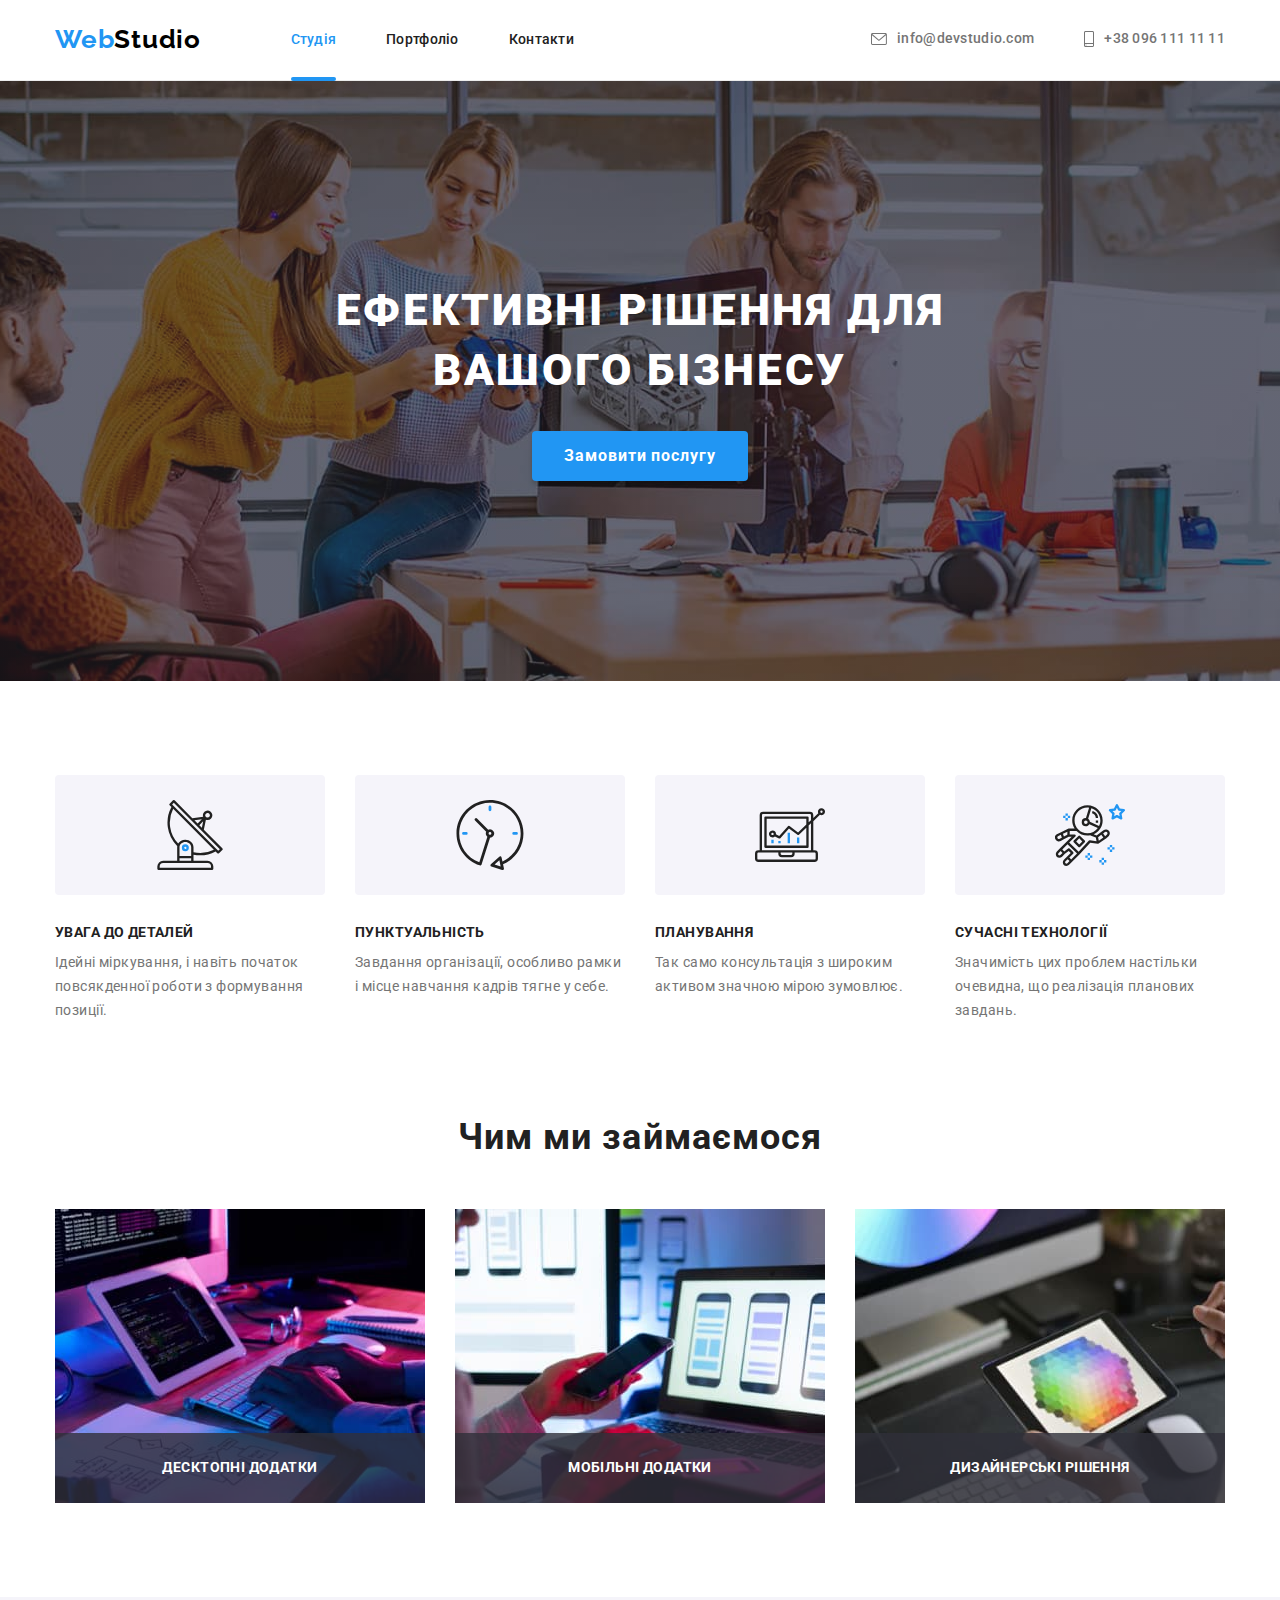
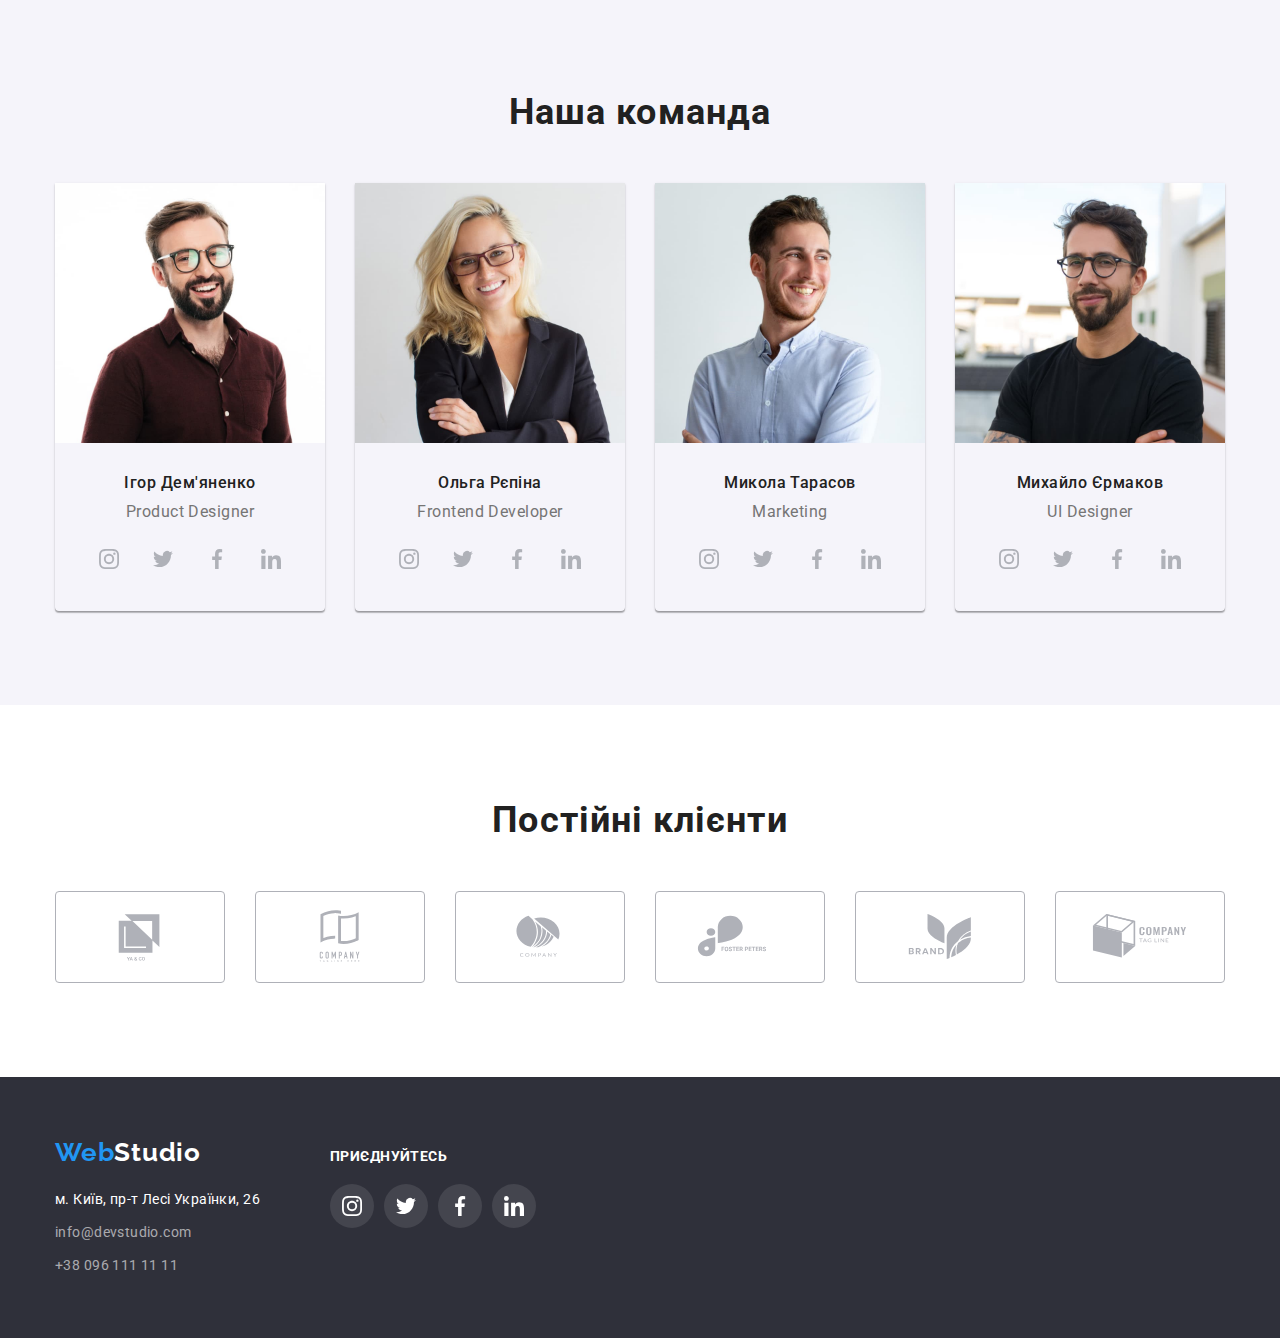
<file: index.html>
<!DOCTYPE html>
<html lang="uk">
<head>
  <meta charset="UTF-8">
  <meta http-equiv="X-UA-Compatible" content="IE=edge">
  <meta name="viewport" content="width=device-width, initial-scale=1.0">
  <title>Web Studio</title>

  <link rel="preconnect" href="https://fonts.googleapis.com">
  <link rel="preconnect" href="https://fonts.gstatic.com" crossorigin>
  <link href="https://fonts.googleapis.com/css2?family=Raleway:wght@700&family=Roboto:wght@400;500;700;900&display=swap" rel="stylesheet">
  <link rel="stylesheet" href="https://cdn.jsdelivr.net/npm/modern-normalize@1.1.0/modern-normalize.min.css">
  <link rel="stylesheet" href="./css/styles.css">
</head>
<body>
  <header class="header">
    <div class="header-container container">
      <nav class="navigation-site">
        <a href="./index.html" lang="en" class="logo"><span>Web</span>Studio</a>
  
        <ul class="nav-list">
          <li><a href="./index.html" class="pages-nav-link current">Студія</a></li>
          <li><a href="./portfolio.html" class="pages-nav-link">Портфоліо</a></li>
          <li><a href="./index.html" class="pages-nav-link">Контакти</a></li>
        </ul>
  
      </nav>
    
      <ul class="contact-list">
        <li>
          <a href="mailto:info@devstudio.com" target="_blank" class="contact-link mail-link">
            <svg 
            class="icon-mail" 
            width="16" height="12" aria-label="contact mail" 
            lang="en">
              <use href="./images/svg/icons.svg#envelope"></use>
            </svg>
            info@devstudio.com
          </a>
        </li>

        <li>
          <a href="tel:+380961111111" target="_blank" class="contact-link contact-tel">
            <svg class="icon-tel" width="10" height="16" aria-label="contact telephone" lang="en">
              <use href="./images/svg/icons.svg#smartphone"></use>
            </svg>
            +38 096 111 11 11
          </a>
        </li>
      </ul>
    </div>

  </header>
  
  <main>
    <!-- ================HERO================ -->
    <section class="hero">
      <div class="hero-container">
        <h1 class="hero-tittle">Ефективні рішення для вашого бізнесу</h1>
        <button type="button" class="hero-btn" data-modal-open>Замовити послугу</button>
      </div>
    </section>
    <!-- ================/HERO================ -->

    <!-- ============ ADVantages Section ============ -->
    <section class="adv-section section">
      <div class="adv-section-container container">
        <h2 lang="en" class="section-tittle visually-hidden">Our advantages</h2>
        <ul class="adv-items">
          <li class="adv-item">
            <div class="adv-icons-thumb">
              <svg class="icon-advantage-1" width="70" height="70" aria-label="antenna" lang="en">
                <use href="./images/svg/icons.svg#antenna"></use>
              </svg>
            </div>
            <div class="adv-item-content">
              <h3 class="adv-tittles">УВАГА ДО ДЕТАЛЕЙ</h3>
              <p class="adv-desc">Ідейні міркування, і навіть початок повсякденної роботи з формування позиції.</p>
            </div>
          </li>
        
          <li class="adv-item">
            <div class="adv-icons-thumb">
              <svg class="icon-advantage-2" width="70" height="70" aria-label="clock" lang="en">
                <use href="./images/svg/icons.svg#clock"></use>
              </svg>
            </div>
            <div class="adv-item-content">
              <h3 class="adv-tittles">ПУНКТУАЛЬНІСТЬ</h3>
              <p class="adv-desc">Завдання організації, особливо рамки і місце навчання кадрів тягне у себе.</p>
            </div>
            
          </li>

          <li class="adv-item">
            <div class="adv-icons-thumb">
              <svg class="icon-advantage-3" width="70" height="70" aria-label="diagram" lang="en">
                <use href="./images/svg/icons.svg#diagram" ></use>
              </svg>
            </div>
            <div class="adv-item-content">
              <h3 class="adv-tittles">ПЛАНУВАННЯ</h3>
              <p class="adv-desc">Так само консультація з широким активом значною мірою зумовлює.</p>
            </div>
            
          </li>

          <li class="adv-item">
            <div class="adv-icons-thumb">
              <svg class="icon-advantage-4" width="70" height="70" aria-label="astronaut" lang="en">
                <use href="./images/svg/icons.svg#astronaut"></use>
              </svg>
            </div>
            <div class="adv-item-content">
              <h3 class="adv-tittles">СУЧАСНІ ТЕХНОЛОГІЇ</h3>
              <p class="adv-desc">Значимість цих проблем настільки очевидна, що реалізація планових завдань.</p>
            </div>
            
          </li>
        </ul>
      </div>
    </section>
    <!-- ============ /ADVantages Section ============ -->

    <!-- ============ WORK Section ============ -->
    <section class="work-section section">
      <div class="container">
        <h2 class="section-tittle">Чим ми займаємося</h2>
        <ul lang="en" class="works-list">
          <li class="work">
            <img src="./images/box1.jpg" alt="man writes code on computer" width="370">
            <p class="work-desc">Десктопні додатки</p>
          </li>
          <li class="work">
            <img src="./images/box2.jpg" alt="girl chooses smartphone layout on computer" width="370">
            <p class="work-desc">Мобільні додатки</p>
          </li>
          <li class="work">
            <img src="./images/box3.jpg" alt="girl chooses a color from the palette on the tablet" width="370">
            <p class="work-desc">Дизайнерські рішення</p>
          </li>
        </ul>
      </div>
    </section>
    <!-- ============ /WORK Section ============ -->
    
    <!-- ============ TEAM Section ============ -->
    <section class="team-section section">
      <div class="team-container container">
        <h2 class="section-tittle">Наша команда</h2>

        <ul class="team-list">

          <li class="teammate">
            <div class="teammate-image-thumb">
              <img src="./images/person1.jpg" alt="Фото - Ігор Дем'яненко" width="270">
            </div>
            <div class="teammate-bio">
              <h3 class="team-name">Ігор Дем'яненко</h3>
              <p lang="en" class="team-profession">Product Designer</p>
              <ul class="team-social-list">
                <li class="team-social-item">
                  <a href="./index.html" class="team-social-link">
                    <svg class="icon-team-social-link" width="20" height="20" aria-label="instagram" lang="en">
                      <use href="./images/svg/icons.svg#instagram"></use>
                    </svg>
                  </a>
                </li>
                <li class="team-social-item">
                  <a href="./index.html" class="team-social-link">
                    <svg class="icon-team-social-link" width="20" height="20" aria-label="twitter" lang="en">
                      <use href="./images/svg/icons.svg#twitter"></use>
                    </svg>
                  </a>
                </li>
                <li class="team-social-item">
                  <a href="./index.html" class="team-social-link">
                    <svg class="icon-team-social-link" width="20" height="20" aria-label="facebook" lang="en">
                      <use href="./images/svg/icons.svg#facebook"></use>
                    </svg>
                  </a>
                </li>
                <li class="team-social-item">
                  <a href="./index.html" class="team-social-link">
                    <svg class="icon-team-social-link" width="20" height="20" aria-label="linkedin" lang="en">
                      <use href="./images/svg/icons.svg#linkedin"></use>
                    </svg>
                  </a>
                </li>
              </ul>
            </div>

          </li>

          <li class="teammate">
            <div class="teammate-image-thumb">
              <img src="./images/person2.jpg" alt="Фото - Ольга Рєпіна" width="270">
            </div>
            <div class="teammate-bio">
              <h3 class="team-name">Ольга Рєпіна</h3>
              <p lang="en" class="team-profession">Frontend Developer</p>
              <ul class="team-social-list">
                <li class="team-social-item">
                  <a href="./index.html" class="team-social-link">
                    <svg class="icon-team-social-link" width="20" height="20" aria-label="instagram" lang="en">
                      <use href="./images/svg/icons.svg#instagram"></use>
                    </svg>
                  </a>
                </li>
                <li class="team-social-item">
                  <a href="./index.html" class="team-social-link">
                    <svg class="icon-team-social-link" width="20" height="20" aria-label="twitter" lang="en">
                      <use href="./images/svg/icons.svg#twitter"></use>
                    </svg>
                  </a>
                </li>
                <li class="team-social-item">
                  <a href="./index.html" class="team-social-link">
                    <svg class="icon-team-social-link" width="20" height="20" aria-label="facebook" lang="en">
                      <use href="./images/svg/icons.svg#facebook"></use>
                    </svg>
                  </a>
                </li>
                <li class="team-social-item">
                  <a href="./index.html" class="team-social-link">
                    <svg class="icon-team-social-link" width="20" height="20" aria-label="linkedin" lang="en">
                      <use href="./images/svg/icons.svg#linkedin"></use>
                    </svg>
                  </a>
                </li>
              </ul>
            </div>
          </li>

          <li class="teammate">
            <div class="teammate-image-thumb">
              <img src="./images/person3.jpg" alt="Фото - Микола Тарасов" width="270">
            </div>
            <div class="teammate-bio">
              <h3 class="team-name">Микола Тарасов</h3>
              <p lang="en" class="team-profession">Marketing</p>
              <ul class="team-social-list">
                <li class="team-social-item">
                  <a href="./index.html" class="team-social-link">
                    <svg class="icon-team-social-link" width="20" height="20" aria-label="instagram" lang="en">
                      <use href="./images/svg/icons.svg#instagram"></use>
                    </svg>
                  </a>
                </li>
                <li class="team-social-item">
                  <a href="./index.html" class="team-social-link">
                    <svg class="icon-team-social-link" width="20" height="20" aria-label="twitter" lang="en">
                      <use href="./images/svg/icons.svg#twitter"></use>
                    </svg>
                  </a>
                </li>
                <li class="team-social-item">
                  <a href="./index.html" class="team-social-link">
                    <svg class="icon-team-social-link" width="20" height="20" aria-label="facebook" lang="en">
                      <use href="./images/svg/icons.svg#facebook"></use>
                    </svg>
                  </a>
                </li>
                <li class="team-social-item">
                  <a href="./index.html" class="team-social-link">
                    <svg class="icon-team-social-link" width="20" height="20" aria-label="linkedin" lang="en">
                      <use href="./images/svg/icons.svg#linkedin"></use>
                    </svg>
                  </a>
                </li>
              </ul>
            </div>
          </li>

          <li class="teammate">
            <div class="teammate-image-thumb">
              <img src="./images/person4.jpg" alt="Фото - Михайло Єрмаков" width="270">
            </div>
            <div class="teammate-bio">
              <h3 class="team-name">Михайло Єрмаков</h3>
              <p lang="en" class="team-profession">UI Designer</p>
              <ul class="team-social-list">
                <li class="team-social-item">
                  <a href="./index.html" class="team-social-link">
                    <svg class="icon-team-social-link" width="20" height="20" aria-label="instagram" lang="en">
                      <use href="./images/svg/icons.svg#instagram"></use>
                    </svg>
                  </a>
                </li>
                <li class="team-social-item">
                  <a href="./index.html" class="team-social-link">
                    <svg class="icon-team-social-link" width="20" height="20" aria-label="twitter" lang="en">
                      <use href="./images/svg/icons.svg#twitter"></use>
                    </svg>
                  </a>
                </li>
                <li class="team-social-item">
                  <a href="./index.html" class="team-social-link">
                    <svg class="icon-team-social-link" width="20" height="20" aria-label="facebook" lang="en">
                      <use href="./images/svg/icons.svg#facebook"></use>
                    </svg>
                  </a>
                </li>
                <li class="team-social-item">
                  <a href="./index.html" class="team-social-link">
                    <svg class="icon-team-social-link" width="20" height="20" aria-label="linkedin" lang="en">
                      <use href="./images/svg/icons.svg#linkedin"></use>
                    </svg>
                  </a>
                </li>
              </ul>
            </div>
          </li>
        </ul>
      </div>
      
    </section>
    <!-- ============ /TEAM Section ============ -->
    <!-- ============ CLIENTS ================ -->
    <section class="clients-section section">
      <div class="clients-container container">
        <h2 class="clients-title">
          Постійні клієнти
        </h2>
        
        <ul class="clients-icon-list">
          <li class="clients-icon-item">
            <a href="./portfolio.html" class="client-link">
              <svg class="icon-client" width="106" height="60" aria-label="client icon" lang="en">
                <use href="./images/svg/icons.svg#client1"></use>
            </svg>
            </a>
            
          </li>

          <li class="clients-icon-item">
            <a href="./portfolio.html" class="client-link">
              <svg class="icon-client" width="106" height="60" aria-label="client icon" lang="en">
                <use href="./images/svg/icons.svg#client2"></use>
            </svg>
            </a>
            
          </li>
          
          <li class="clients-icon-item">
            <a href="./portfolio.html" class="client-link">
              <svg class="icon-client" width="106" height="60" aria-label="client icon" lang="en">
                <use href="./images/svg/icons.svg#client3"></use>
            </svg>
            </a>
            
          </li>

          <li class="clients-icon-item">
            <a href="./portfolio.html" class="client-link">
              <svg class="icon-client" width="106" height="60" aria-label="client icon" lang="en">
                <use href="./images/svg/icons.svg#client4"></use>
            </svg>
            </a>
            
          </li>

          <li class="clients-icon-item">
            <a href="./portfolio.html" class="client-link">
              <svg class="icon-client" width="106" height="60" aria-label="client icon" lang="en">
                <use href="./images/svg/icons.svg#client5"></use>
            </svg>
            </a>
            
          </li>
          
          <li class="clients-icon-item">
            <a href="./portfolio.html" class="client-link">
              <svg class="icon-client" width="106" height="60" aria-label="client icon" lang="en">
                <use href="./images/svg/icons.svg#client6"></use>
            </svg>
            </a>
            
          </li>

        </ul>
      </div>
      
    </section>
    <!-- ============ /CLIENTS ================ -->
  </main>

  <!-- ================FOOTER================ -->
  <footer class="footer">
    <div class="footer-container container">
      <div class="footer-contacts">
        <a href="./index.html" lang="en" class="logo"><span>Web</span>Studio</a>
        
        <address class="address">
          <ul class="address-list">
            <li class="address-list-item"><a href="https://goo.gl/maps/v4NEpD1wTATkxovLA" target="_blank"
                rel="noopener noreferrer" class="map-link">м. Київ, пр-т Лесі Українки, 26</a> </li>
            <li class="address-list-item"><a href="mailto:info@devstudio.com" target="_blank"
                class="footer-link">info@devstudio.com</a></li>
            <li class="address-list-item"><a href="tel:+380961111111" target="_blank" class="footer-link">+38 096 111 11
                11</a></li>
          </ul>
        </address>
      </div>
      
<!-- ============= JOIN ============== -->
      <div class="join-section">
        <h3 class="join-title">
          приєднуйтесь
        </h3>
        <ul class="join-social-list">

          <li class="join-social-item">
            <a href="/" class="join-social-link">
              <svg class="icon-join-social-link" width="20" height="20" aria-label="instagram" lang="en">
                <use href="./images/svg/icons.svg#instagram"></use>
              </svg>
            </a>
          </li>

          <li class="join-social-item">
            <a href="/" class="join-social-link">
              <svg class="icon-join-social-link" width="20" height="20" aria-label="twitter" lang="en">
                <use href="./images/svg/icons.svg#twitter"></use>
              </svg>
            </a>
          </li>

          <li class="join-social-item">
            <a href="/" class="join-social-link">
              <svg class="icon-join-social-link" width="20" height="20" aria-label="facebook" lang="en">
                <use href="./images/svg/icons.svg#facebook"></use>
              </svg>
            </a>
          </li>

          <li class="join-social-item">
            <a href="/" class="join-social-link">
              <svg class="icon-join-social-link" width="20" height="20" aria-label="linkedin" lang="en">
                <use href="./images/svg/icons.svg#linkedin"></use>
              </svg>
            </a>
          </li>
        </ul>
      </div>
<!-- ============= /JOIN ============== -->
    </div>
  
  </footer>
  <!-- ================/FOOTER================ -->

  <!-- =============== MODAL WINDOW ==================== -->
  <div class="modal-backdrop is-hidden" data-modal>
    <div class="modal-window">
      <button class="modal-close-btn" data-modal-close>
        <svg class="modal-close-btn-svg" width="30" height="30" aria-label="close button" lang="en">
          <use href="./images/svg/icons.svg#modal-close-icon"></use>
        </svg>
      </button>
      
    </div>
  </div>

    <!-- =============== /MODAL WINDOW ==================== -->

  <script src="./js/modal.js"></script>
</body>
</html>
</file>
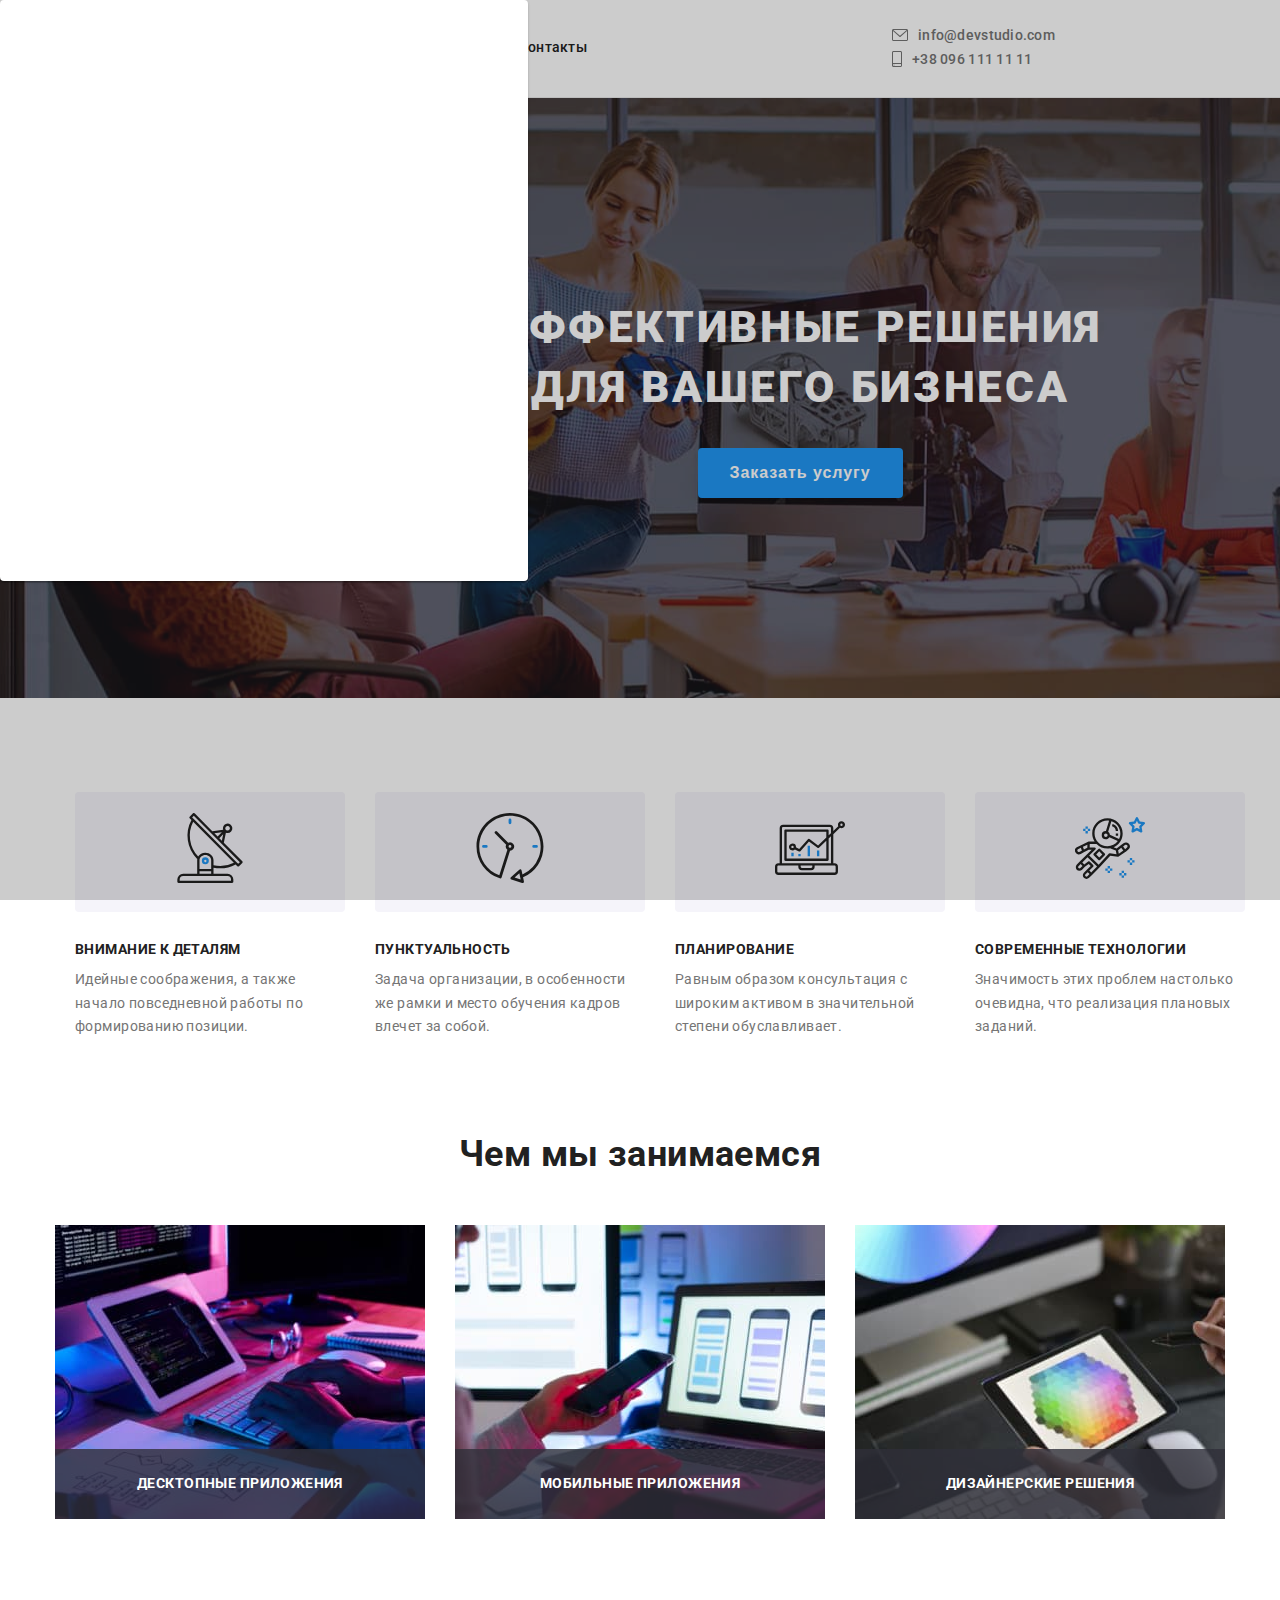
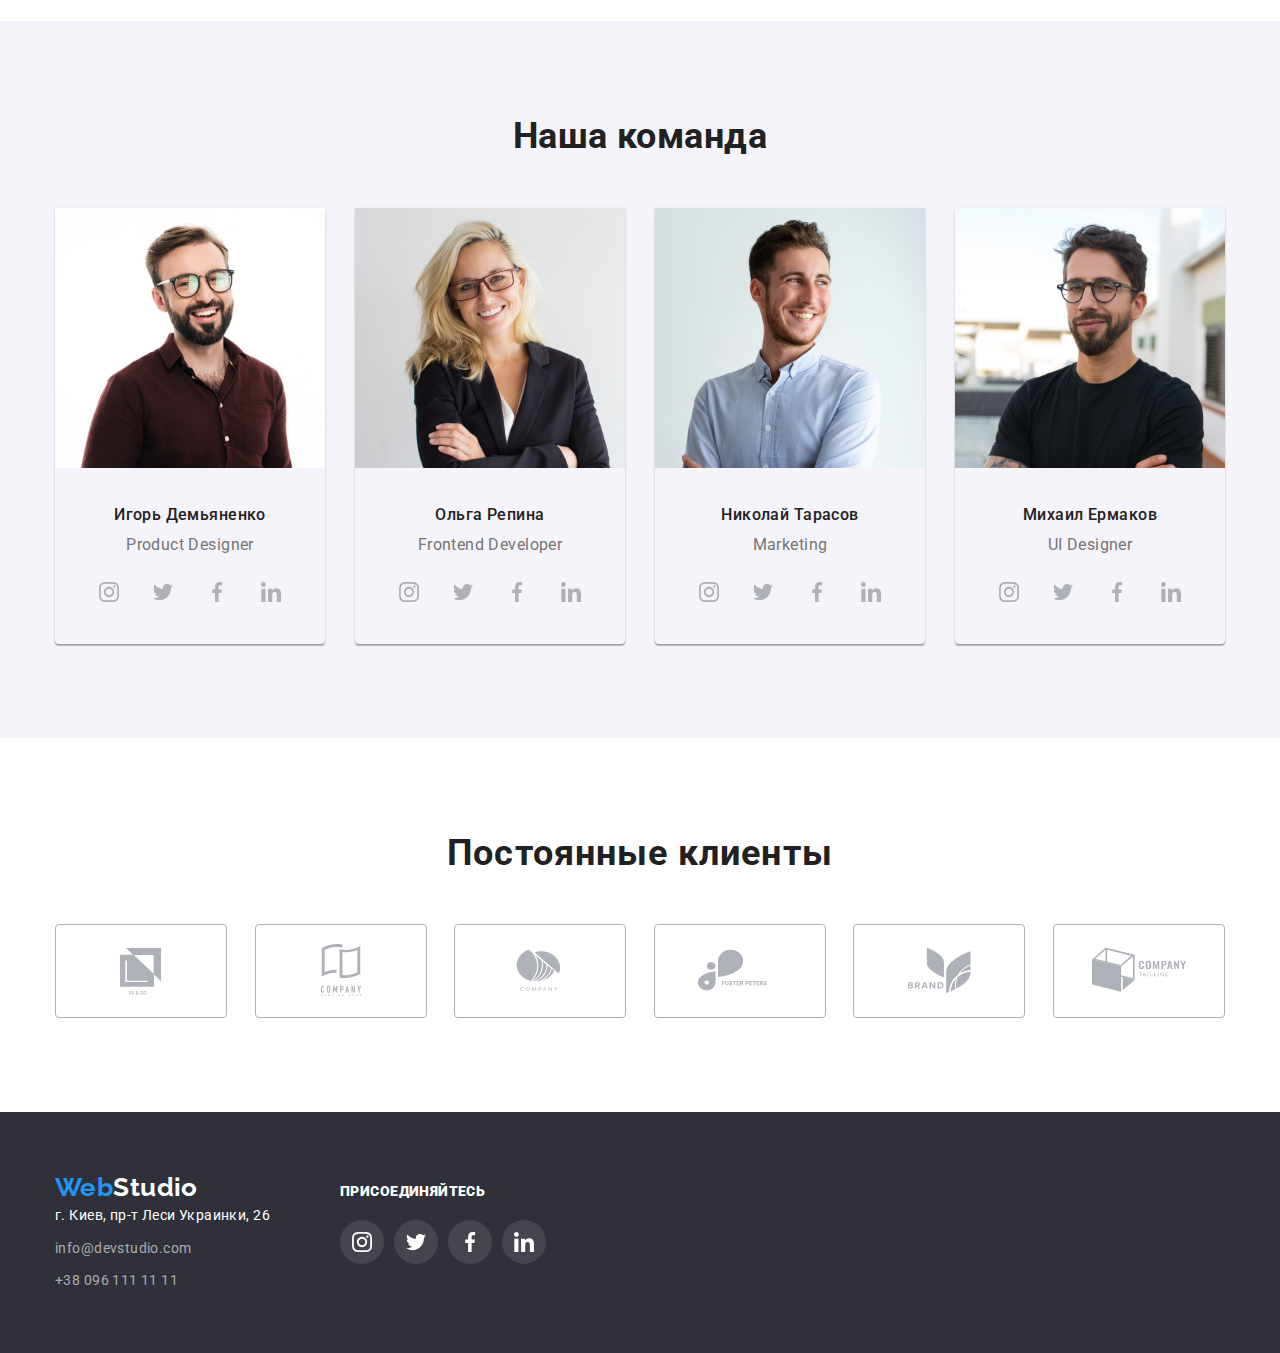
<file: goit-markup-hw-06/index.html>
<!DOCTYPE html>
<html lang="ru">
<head>
    <meta charset="UTF-8">
    <meta http-equiv="X-UA-Compatible" content="IE=edge">
    <meta name="viewport" content="width=device-width, initial-scale=1.0">
    <title>Web Studio</title>

    <link rel="preconnect" href="https://fonts.googleapis.com">
    <link rel="preconnect" href="https://fonts.gstatic.com" crossorigin>
    <link href="https://fonts.googleapis.com/css2?family=Raleway:wght@700&family=Roboto:wght@400;500;700;900&display=swap" rel="stylesheet">

    <link rel="stylesheet" href="./css/styles.css">
</head>
<body >
<div class="wrapper modal-bgd">
    <div class="modal modal-active">
        
    </div>
    <header class="header">
        <div class="header-container">
            <nav class="navigation-site">
                <a href="./index.html" lang="en" class="logo"><span>Web</span>Studio</a>
        
                <ul class="nav-list">
                    <li><a href="./index.html" class="pages-nav-link current">Студия<span class="under"></span></a></li>
                    <li><a href="./portfolio.html" class="pages-nav-link">Портфолио</a></li>
                    <li><a href="/" class="pages-nav-link">Контакты</a></li>
                </ul>
        
            </nav>
        
            <ul class="contact-list">
                <li><a href="mailto:info@devstudio.com" target="_blank" class="contact-link mail-link">info@devstudio.com</a></li>
                <li><a href="tel:+380961111111" target="_blank" class="contact-link tel-link">+38 096 111 11 11</a></li>
            </ul>
        </div>
    
    </header>
    
    <main>
        
        <section class="hero">
            <div class="hero-wrapper">
                <h1 class="hero-tittle">Эффективные решения для вашего бизнеса</h1>
                <button type="button" id="reserve" class="hero-btn">Заказать услугу</button>
            </div>
                
        </section>

        <section class="adv-section">
            <h2 lang="en" class="section-tittle visually-hidden">Our advantages</h2>
            <ul>
                <li>
                    <div class="adv-image antenna">

                    </div>
                    <h3 class="adv-tittles">Внимание к деталям</h3>
                    <p>Идейные соображения, а также начало повседневной работы по формированию позиции.</p>
                </li>
                <li>
                    <div class="adv-image clock">
                    
                    </div>
                    <h3 class="adv-tittles ">Пунктуальность</h3>
                    <p>Задача организации, в особенности же рамки и место обучения кадров влечет за собой.</p>
                </li>
                <li>
                    <div class="adv-image diagram">
                    
                    </div>
                    <h3 class="adv-tittles">Планирование</h3>
                    <p>Равным образом консультация с широким активом в значительной степени обуславливает.</p>
                </li>
                <li>
                    <div class="adv-image astronaut">
                    
                    </div>
                    <h3 class="adv-tittles">Современные технологии</h3>
                    <p>Значимость этих проблем настолько очевидна, что реализация плановых заданий.</p>
                </li>
            </ul>
        </section>

        <section class="work-section">
            <h2 class="section-tittle">Чем мы занимаемся</h2>
            <ul lang="en" class="works-list">
                <li class="work">
                    <div class="work-img-1"> 
                        <img src="./images/box1.jpg" alt="man writes code on computer" width="370">
                    </div>   
                </li>
                <li class="work">
                    <div class="work-img-2">
                        <img src="./images/box2.jpg" alt="girl chooses smartphone layout on computer" width="370">
                    </div>
                </li>
                <li class="work">
                    <div class="work-img-3">
                        <img src="./images/box3.jpg" alt="girl chooses a color from the palette on the tablet" width="370">
                    </div>
                </li>
            </ul>
        </section>
        
        <section class="team-section">
            <h2 class="section-tittle">Наша команда</h2>

            <ul class="team-list">
                <li class="teammate">
                    <img src="./images/person1.jpg" alt="Фото - Игорь Демьяненко" width="270">
                    <div class="teammate-bio">
                        <h3 class="team-name">Игорь Демьяненко</h3>
                        <p lang="en" class="team-profession">Product Designer</p>
                    </div>
                    <ul class="teammate-social-links">
                        <li>
                            <a href="https://www.google.com.ua" target="_blank" rel="noopener noreferrer">
                                <div class="instagram">
                                </div>
                            </a>
                        </li>
                        <li>
                            <a href="https://www.google.com.ua" target="_blank" rel="noopener noreferrer">
                                <div class="twitter">
                                </div>
                            </a>
                        </li>
                        <li>
                            <a href="https://www.google.com.ua" target="_blank" rel="noopener noreferrer">
                                <div class="facebook">
                                </div>
                            </a>
                        </li>
                        <li>
                            <a href="https://www.google.com.ua" target="_blank" rel="noopener noreferrer">
                                <div class="linkedin">
                                </div>
                            </a>
                        </li>
                    </ul>
                </li>
                <li class="teammate">
                    <img src="./images/person2.jpg" alt="Фото - Ольга Репина" width="270">
                    <div class="teammate-bio">
                        <h3 class="team-name">Ольга Репина</h3>
                        <p lang="en" class="team-profession">Frontend Developer</p>
                    </div>
                    <ul class="teammate-social-links">
                        <li>
                            <a href="https://www.google.com.ua" target="_blank" rel="noopener noreferrer" >
                                <div class="instagram">
                                </div>
                            </a>
                        </li>
                        <li>
                            <a href="https://www.google.com.ua" target="_blank" rel="noopener noreferrer" >
                                <div  class="twitter">
                                </div>
                            </a>
                        </li>
                        <li>
                            <a href="https://www.google.com.ua" target="_blank" rel="noopener noreferrer" >
                                <div  class="facebook">
                                </div>
                            </a>
                        </li>
                        <li>
                            <a href="https://www.google.com.ua" target="_blank" rel="noopener noreferrer" >
                                <div  class="linkedin">
                                </div>
                            </a>
                        </li>
                    </ul>
                </li>
                <li class="teammate">
                    <img src="./images/person3.jpg" alt="Фото - Николай Тарасов" width="270">
                    <div class="teammate-bio">
                        <h3 class="team-name">Николай Тарасов</h3>
                        <p lang="en" class="team-profession">Marketing</p>
                    </div>
                    <ul class="teammate-social-links">
                        <li>
                            <a href="https://www.google.com.ua" target="_blank" rel="noopener noreferrer">
                                <div class="instagram">
                                </div>
                            </a>
                        </li>
                        <li>
                            <a href="https://www.google.com.ua" target="_blank" rel="noopener noreferrer">
                                <div class="twitter">
                                </div>
                            </a>
                        </li>
                        <li>
                            <a href="https://www.google.com.ua" target="_blank" rel="noopener noreferrer">
                                <div class="facebook">
                                </div>
                            </a>
                        </li>
                        <li>
                            <a href="https://www.google.com.ua" target="_blank" rel="noopener noreferrer">
                                <div class="linkedin">
                                </div>
                            </a>
                        </li>
                    </ul>
                </li>
                <li class="teammate">
                    <img src="./images/person4.jpg" alt="Фото - Михаил Ермаков" width="270">
                    <div class="teammate-bio">
                        <h3 class="team-name">Михаил Ермаков</h3>
                        <p lang="en" class="team-profession">UI Designer</p>
                    </div>
                    <ul class="teammate-social-links">
                        <li>
                            <a href="https://www.google.com.ua" target="_blank" rel="noopener noreferrer">
                                <div class="instagram">
                                </div>
                            </a>
                        </li>
                        <li>
                            <a href="https://www.google.com.ua" target="_blank" rel="noopener noreferrer">
                                <div class="twitter">
                                </div>
                            </a>
                        </li>
                        <li>
                            <a href="https://www.google.com.ua" target="_blank" rel="noopener noreferrer">
                                <div class="facebook">
                                </div>
                            </a>
                        </li>
                        <li>
                            <a href="https://www.google.com.ua" target="_blank" rel="noopener noreferrer">
                                <div class="linkedin">
                                </div>
                            </a>
                        </li>
                    </ul>
                </li>
            </ul>
        </section>

        <section class="partners-section">
            <h2 class="partners-tittle">Постоянные клиенты</h2>
            <ul class="partners-list">

                <li class="partner-logo1 logo-size">
                    <a href="https://www.google.com.ua" class="partner-link" target="_blank" rel="noopener noreferrer">
                    </a>
                </li>
                <li class="partner-logo2 logo-size">
                    <a href="https://www.google.com.ua" class="partner-link" target="_blank" rel="noopener noreferrer">
                    
                    </a>
                </li>
                <li class="partner-logo3 logo-size">
                    <a href="https://www.google.com.ua" class="partner-link" target="_blank" rel="noopener noreferrer">
                    
                    </a>
                </li>
                <li class="partner-logo4 logo-size">
                    <a href="https://www.google.com.ua" class="partner-link" target="_blank" rel="noopener noreferrer">
                    
                    </a>
                </li>
                <li class="partner-logo5 logo-size">
                    <a href="https://www.google.com.ua" class="partner-link" target="_blank" rel="noopener noreferrer">
                    
                    </a>
                </li>
                <li class="partner-logo6 logo-size">
                    <a href="https://www.google.com.ua" class="partner-link" target="_blank" rel="noopener noreferrer">
                    
                    </a>
                </li>
            </ul>
        </section>

    </main>

    <footer>
        
        <div class="footer">
            <div class="footer-adress">
                <a href="./index.html" lang="en" class="logo"><span>Web</span>Studio</a>

                <address class="address">
                    <ul>
                        <li><a href="https://goo.gl/maps/v4NEpD1wTATkxovLA" target="_blank" rel="noopener noreferrer" class="map-link">г. Киев, пр-т Леси Украинки, 26</a> </li>
                        <li><a href="mailto:info@devstudio.com" target="_blank" class="footer-link">info@devstudio.com</a></li>
                        <li><a href="tel:+380961111111" target="_blank" class="footer-link">+38 096 111 11 11</a></li>
                    </ul>
                </address>
            </div>

            <section class="join-us">
                <h3 class="join-us-tittle"><strong>присоединяйтесь</strong></h3>
                <ul class="join-us-social-links">
                <li>
                    <a href="https://www.google.com.ua" target="_blank" rel="noopener noreferrer">
                        <div class="join-instagram">
                        </div>
                    </a>
                </li>
                <li>
                    <a href="https://www.google.com.ua" target="_blank" rel="noopener noreferrer">
                        <div class="join-twitter">
                        </div>
                    </a>
                </li>
                <li>
                    <a href="https://www.google.com.ua" target="_blank" rel="noopener noreferrer">
                        <div class="join-facebook">
                        </div>
                    </a>
                </li>
                <li>
                    <a href="https://www.google.com.ua" target="_blank" rel="noopener noreferrer">
                        <div class="join-linkedin">
                        </div>
                    </a>
                </li>
                </ul>
            </section>
        </div>

    </footer>
</div>
<script src="./js/script.js"></script>
</body>
</html>
</file>
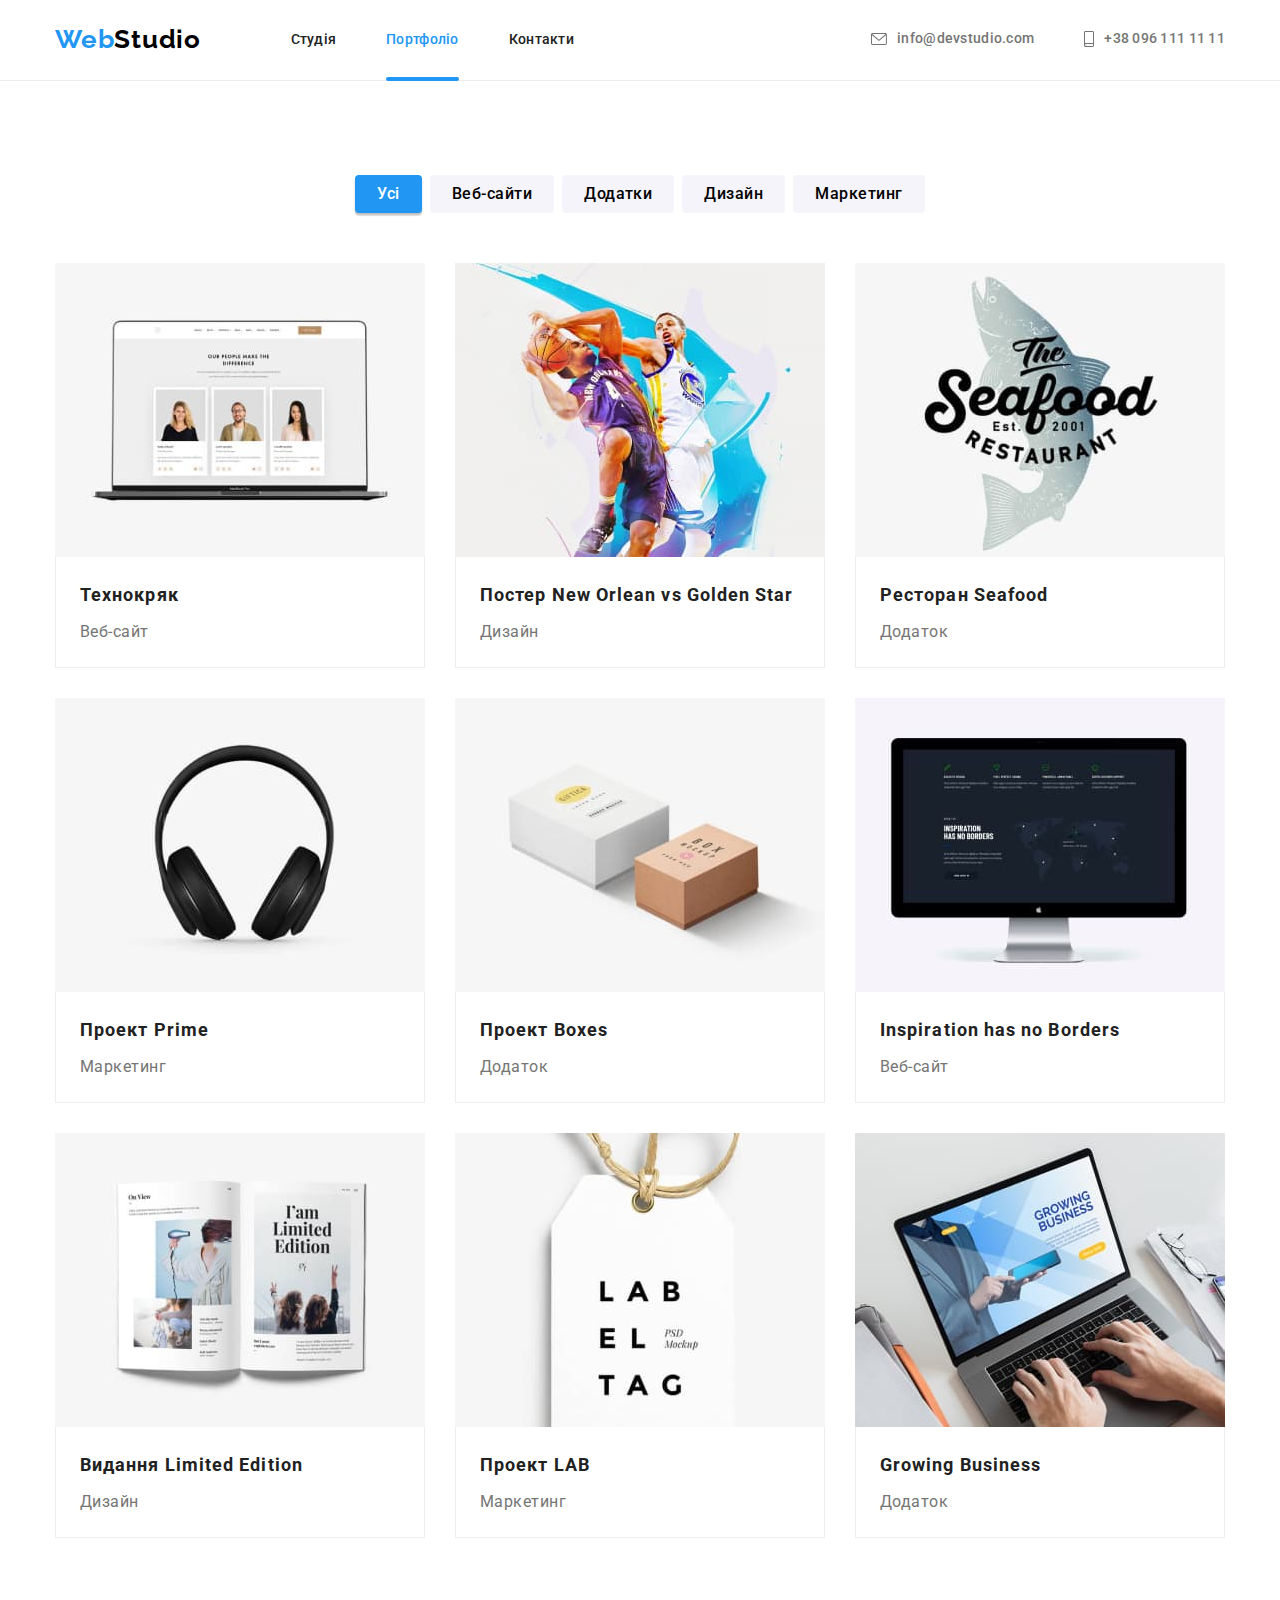
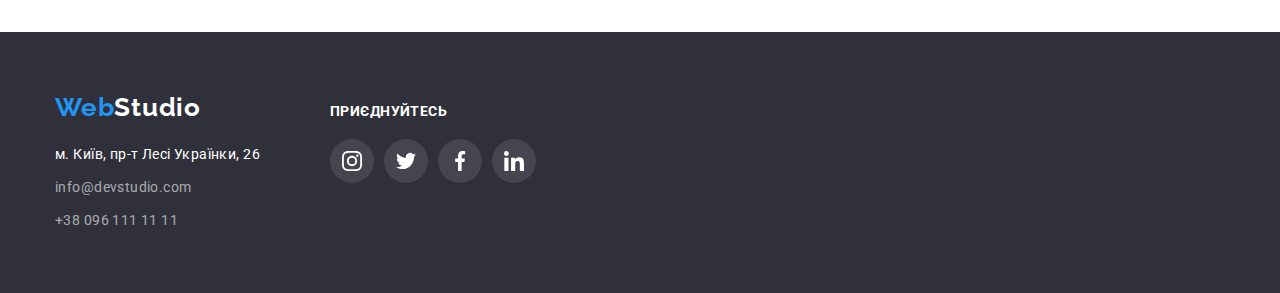
<file: portfolio.html>
<!DOCTYPE html>
<html lang="uk">

<head>
  <meta charset="UTF-8">
  <meta http-equiv="X-UA-Compatible" content="IE=edge">
  <meta name="viewport" content="width=device-width, initial-scale=1.0">
  <title>Портфоліо</title>

  <link rel="preconnect" href="https://fonts.googleapis.com">
  <link rel="preconnect" href="https://fonts.gstatic.com" crossorigin>
  <link href="https://fonts.googleapis.com/css2?family=Raleway:wght@700&family=Roboto:wght@400;500;700;900&display=swap" rel="stylesheet">  
  <link rel="stylesheet" href="https://cdn.jsdelivr.net/npm/modern-normalize@1.1.0/modern-normalize.min.css">
  <link rel="stylesheet" href="./css/styles.css">
</head>

<body>

  <!-- ================HEADER================ -->
  <header class="header">
    <div class="header-container container">
      <nav class="navigation-site">
        <a href="./index.html" lang="en" class="logo"><span>Web</span>Studio</a>
  
        <ul class="nav-list">
          <li><a href="./index.html" class="pages-nav-link ">Студія</a></li>
          <li><a href="./portfolio.html" class="pages-nav-link current">Портфоліо</a></li>
          <li><a href="./index.html" class="pages-nav-link">Контакти</a></li>
        </ul>
  
      </nav>
  
      <ul class="contact-list">
        <li>
          <a href="mailto:info@devstudio.com" target="_blank" class="contact-link mail-link">
            <svg class="icon-mail" width="16" height="12" aria-label="contact mail" lang="en">
              <use href="./images/svg/icons.svg#envelope"></use>
            </svg>
            info@devstudio.com
          </a>
        </li>

        <li>
          <a href="tel:+380961111111" target="_blank" class="contact-link contact-tel">
            <svg class="icon-tel" width="10" height="16" aria-label="contact telephone" lang="en">
              <use href="./images/svg/icons.svg#smartphone"></use>
            </svg>
            +38 096 111 11 11
          </a>
        </li>
      </ul>
    </div>
  
  </header>
  <!-- ================/HEADER================ -->
  <!-- ================MAIN================ -->
  <main>

    <section class="projects-section section">
      <div class="container">
        <h1 class="visually-hidden">Наші роботи</h1>
        

        <ul class="filter">
        
          <li class="filter-container-item">
            <button type="button" class="filter-btn active">Усі</button>
          </li>
        
          <li class="filter-container-item">
            <button type="button" class="filter-btn">Веб-сайти</button>
          </li>
        
          <li class="filter-container-item">
            <button type="button" class="filter-btn">Додатки</button>
          </li>
          <li class="filter-container-item">
            <button type="button" class="filter-btn">Дизайн</button>
          </li>
        
          <li class="filter-container-item">
            <button type="button" class="filter-btn">Маркетинг</button>
          </li>
        
        </ul>
        
        <ul class="projects">
        
          <li class="project-item">
            <a href="./portfolio.html">
              <div class="project-image-thumb">
                <img src="./images/portfolio-img/img1.jpg" alt="two basketball players" width="370">
                <p class="project-img-overlay">Ресурс пропонує комплексні пропозиції з різним рівнем функціоналу та сервісів. Все це дозволить відвідувачу отримати
                вичерпні відомості про компанію чи приватну особу.</p>
              </div>
              <div class="project-content">
                <h2 class="projects-tittle">Технокряк</h2>
                <p class="projects-text">Веб-сайт</p>
              </div>
            </a>
          </li>
        
          <li class="project-item">
            <a href="./portfolio.html">
              <div class="project-image-thumb">
                <img src="./images/portfolio-img/img2.jpg" alt="two basketball players" width="370">
                <p class="project-img-overlay">Ресурс пропонує комплексні пропозиції з різним рівнем функціоналу та сервісів. Все це
                дозволить відвідувачу отримати
                вичерпні відомості про компанію чи приватну особу.</p>
              </div>
              <div class="project-content">
                <h2 class="projects-tittle">Постер New Orlean vs Golden Star</h2>
                <p class="projects-text">Дизайн</p>
              </div>
            </a>
          </li>
        
          <li class="project-item">
            <a href="./portfolio.html">
              <div class="project-image-thumb">
                <img src="./images/portfolio-img/img3.jpg" alt="two basketball players" width="370">
                <p class="project-img-overlay">Ресурс пропонує комплексні пропозиції з різним рівнем функціоналу та сервісів. Все це
                дозволить відвідувачу отримати вичерпні відомості про компанію чи приватну особу.</p>
              </div>
              <div class="project-content">
                <h2 class="projects-tittle">Ресторан Seafood</h2>
                <p class="projects-text">Додаток</p>
              </div>
            </a>
          </li>
        
          <li class="project-item">
            <a href="./portfolio.html">
              <div class="project-image-thumb">
                <img src="./images/portfolio-img/img4.jpg" alt="two basketball players" width="370">
                <p class="project-img-overlay">Ресурс пропонує комплексні пропозиції з різним рівнем функціоналу та сервісів. Все це                дозволить відвідувачу отримати вичерпні відомості про компанію чи приватну особу.</p>
              </div>
              <div class="project-content">
                <h2 class="projects-tittle">Проект Prime</h2>
                <p class="projects-text">Маркетинг</p>
              </div>
            </a>
          </li>
        
          <li class="project-item">
            <a href="./portfolio.html">
              <div class="project-image-thumb">
                <img src="./images/portfolio-img/img5.jpg" alt="two basketball players" width="370">
                <p class="project-img-overlay">Ресурс пропонує комплексні пропозиції з різним рівнем функціоналу та сервісів. Все це дозволить відвідувачу отримати вичерпні відомості про компанію чи приватну особу.</p>
              </div>
              <div class="project-content">
                <h2 class="projects-tittle">Проект Boxes</h2>
                <p class="projects-text">Додаток</p>
              </div>
            </a>
          </li>
        
          <li class="project-item">
            <a href="./portfolio.html">
              <div class="project-image-thumb">
                <img src="./images/portfolio-img/img6.jpg" alt="two basketball players" width="370">
                <p class="project-img-overlay">Ресурс пропонує комплексні пропозиції з різним рівнем функціоналу та сервісів. Все це
                дозволить відвідувачу отримати вичерпні відомості про компанію чи приватну особу.</p>
              </div>
              <div class="project-content">
                <h2 class="projects-tittle">Inspiration has no Borders</h2>
                <p class="projects-text">Веб-сайт</p>
              </div>
            </a>
          </li>
        
          <li class="project-item">
            <a href="./portfolio.html">
              <div class="project-image-thumb">
                <img src="./images/portfolio-img/img7.jpg" alt="two basketball players" width="370">
                <p class="project-img-overlay">Ресурс пропонує комплексні пропозиції з різним рівнем функціоналу та сервісів. Все це
                дозволить відвідувачу отримати вичерпні відомості про компанію чи приватну особу.</p>
              </div>
              <div class="project-content">
                <h2 class="projects-tittle">Видання Limited Edition</h2>
                <p class="projects-text">Дизайн</p>
              </div>
            </a>
          </li>
        
          <li class="project-item">
            <a href="./portfolio.html">
              <div class="project-image-thumb">
                <img src="./images/portfolio-img/img8.jpg" alt="two basketball players" width="370">
                <p class="project-img-overlay">Ресурс пропонує комплексні пропозиції з різним рівнем функціоналу та сервісів. Все це
                дозволить відвідувачу отримати вичерпні відомості про компанію чи приватну особу.</p>
              </div>
              <div class="project-content">
                <h2 class="projects-tittle">Проект LAB</h2>
                <p class="projects-text">Маркетинг</p>
              </div>
            </a>
          </li>
        
          <li class="project-item">
            <a href="./portfolio.html">
              <div class="project-image-thumb">
                <img src="./images/portfolio-img/img9.jpg" alt="two basketball players" width="370">
                <p class="project-img-overlay">Ресурс пропонує комплексні пропозиції з різним рівнем функціоналу та сервісів. Все це
                дозволить відвідувачу отримати вичерпні відомості про компанію чи приватну особу.</p>
              </div>
              <div class="project-content">
                <h2 class="projects-tittle">Growing Business</h2>
                <p class="projects-text">Додаток</p>
              </div>
            </a>
          </li>

        </ul>
      </div>
      
    </section>

  </main>
  <!-- ================/MAIN================ -->
  <!-- ================FOOTER================ -->
  <footer class="footer">
    <div class="footer-container container">
      <div class="footer-contacts">
        <a href="./index.html" lang="en" class="logo"><span>Web</span>Studio</a>
  
        <address class="address">
          <ul class="address-list">
            <li class="address-list-item"><a href="https://goo.gl/maps/v4NEpD1wTATkxovLA" target="_blank"
                rel="noopener noreferrer" class="map-link">м. Київ, пр-т Лесі Українки, 26</a> </li>
            <li class="address-list-item"><a href="mailto:info@devstudio.com" target="_blank"
                class="footer-link">info@devstudio.com</a></li>
            <li class="address-list-item"><a href="tel:+380961111111" target="_blank" class="footer-link">+38 096 111 11
                11</a></li>
          </ul>
        </address>
      </div>
  
      <!-- ============= JOIN ============== -->
      <div class="join-section">
        <h3 class="join-title">
          приєднуйтесь
        </h3>
        <ul class="join-social-list">
  
          <li class="join-social-item">
            <a href="/" class="join-social-link">
              <svg class="icon-join-social-link" width="20" height="20" aria-label="instagram" lang="en">
                <use href="./images/svg/icons.svg#instagram"></use>
              </svg>
            </a>
          </li>
  
          <li class="join-social-item">
            <a href="/" class="join-social-link">
              <svg class="icon-join-social-link" width="20" height="20" aria-label="twitter" lang="en">
                <use href="./images/svg/icons.svg#twitter"></use>
              </svg>
            </a>
          </li>
  
          <li class="join-social-item">
            <a href="/" class="join-social-link">
              <svg class="icon-join-social-link" width="20" height="20" aria-label="facebook" lang="en">
                <use href="./images/svg/icons.svg#facebook"></use>
              </svg>
            </a>
          </li>
  
          <li class="join-social-item">
            <a href="/" class="join-social-link">
              <svg class="icon-join-social-link" width="20" height="20" aria-label="linkedin" lang="en">
                <use href="./images/svg/icons.svg#linkedin"></use>
              </svg>
            </a>
          </li>
        </ul>
      </div>
      <!-- ============= /JOIN ============== -->
    </div>
  
  </footer>
  <!-- ================/FOOTER================ -->
</body>

</html>
</file>
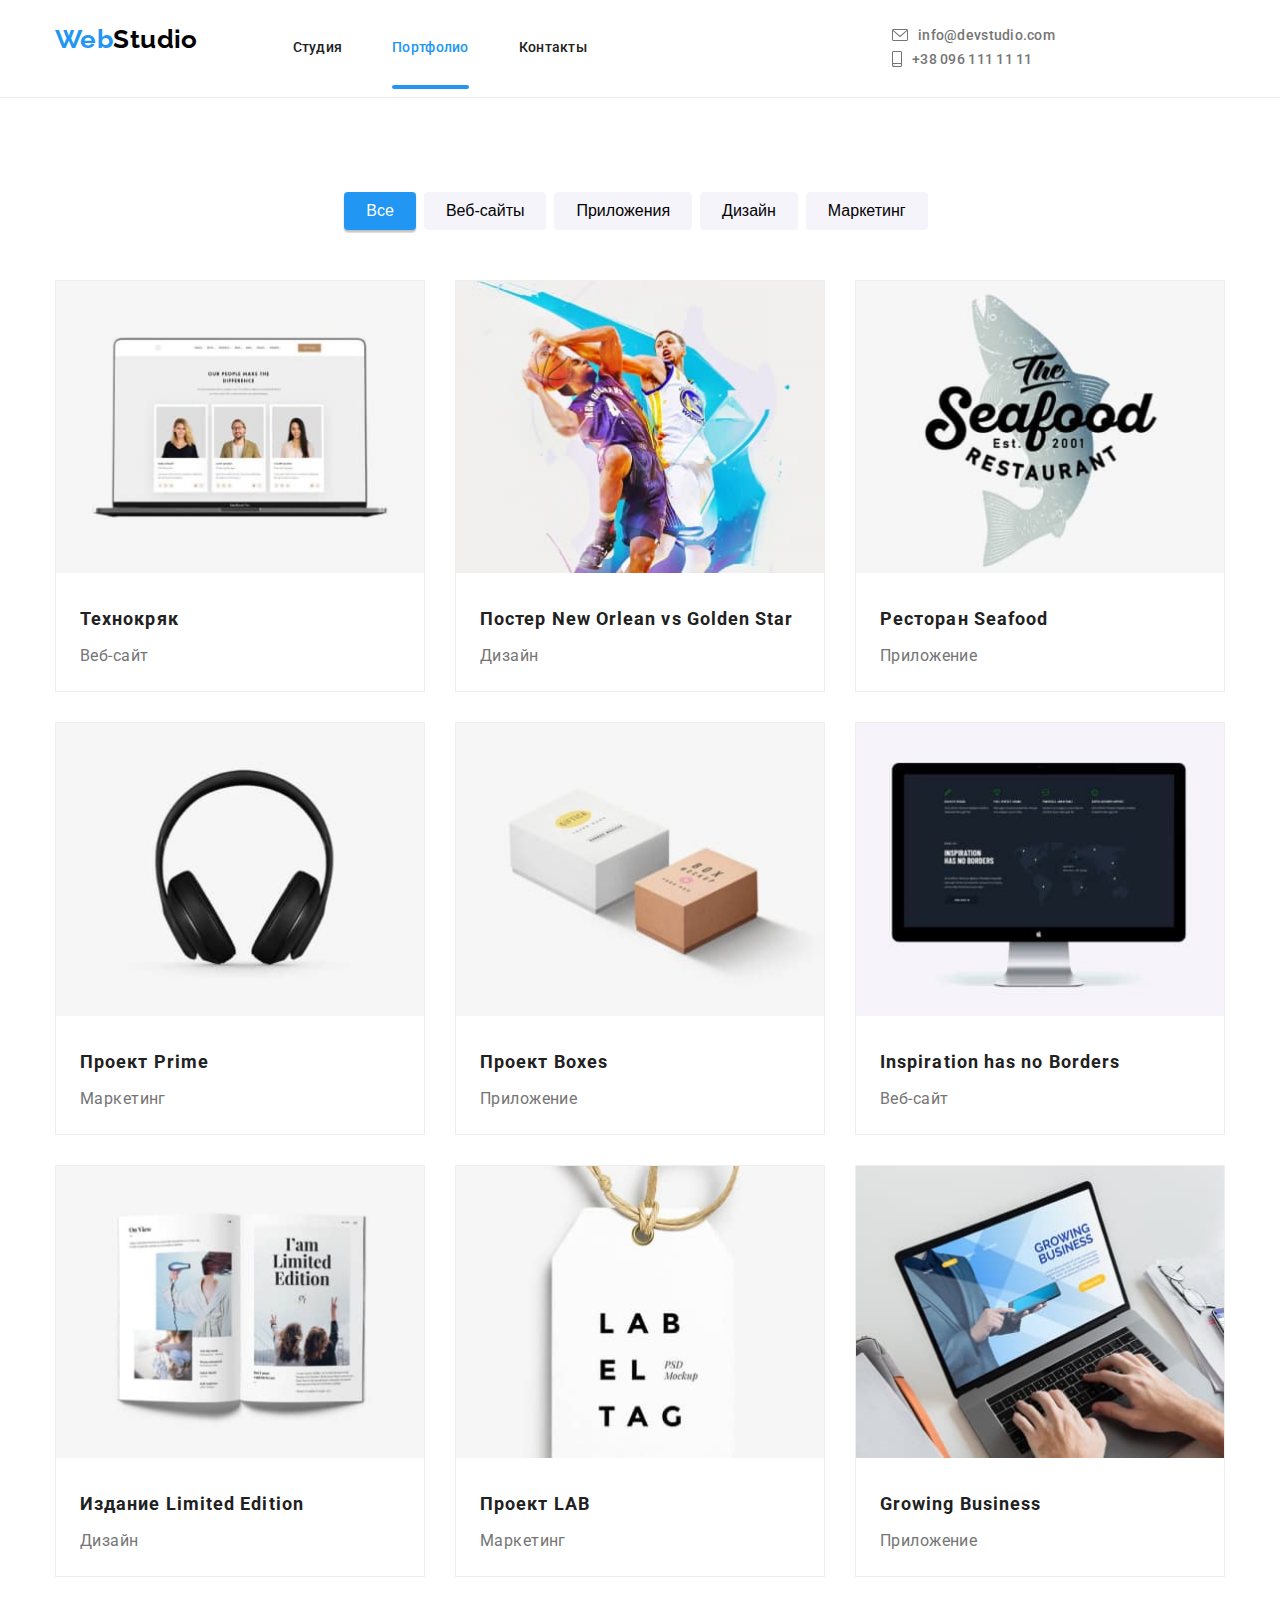
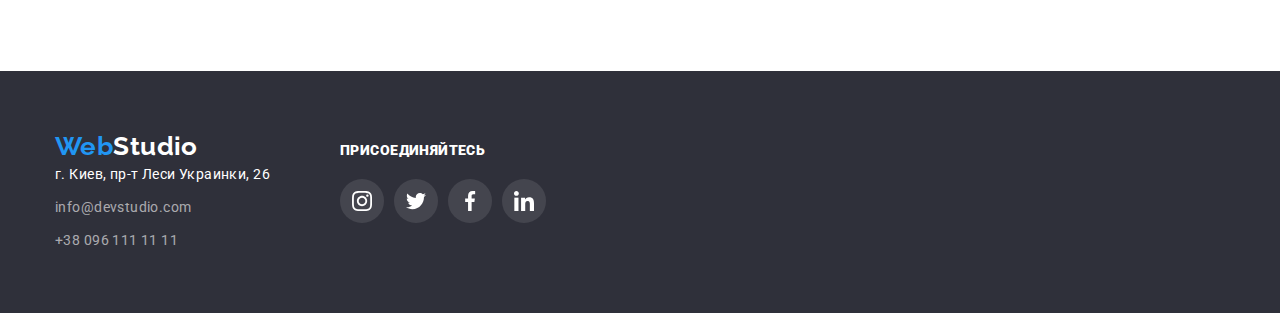
<file: goit-markup-hw-06/portfolio.html>
<!DOCTYPE html>
<html lang="ru">
<head>
    <meta charset="UTF-8">
    <meta http-equiv="X-UA-Compatible" content="IE=edge">
    <meta name="viewport" content="width=device-width, initial-scale=1.0">
    <title>Портфолио</title>

    <link rel="preconnect" href="https://fonts.googleapis.com">
    <link rel="preconnect" href="https://fonts.gstatic.com" crossorigin>
    <link href="https://fonts.googleapis.com/css2?family=Raleway:wght@700&family=Roboto:wght@400;500;700;900&display=swap" rel="stylesheet">
    
    <link rel="stylesheet" href="./css/styles.css">
</head>
<body>
    <header class="header">
        <div class="header-container">
            <nav class="navigation-site">
                <a href="./index.html" lang="en" class="logo"><span>Web</span>Studio</a>
    
                <ul class="nav-list">
                    <li><a href="./index.html" class="pages-nav-link">Студия</a></li>
                    <li><a href="./portfolio.html" class="pages-nav-link current">Портфолио<span class="under"></span></a></li>
                    <li><a href="/" class="pages-nav-link">Контакты</a></li>
                    
                </ul>
    
            </nav>
    
            <ul class="contact-list">
                <li><a href="mailto:info@devstudio.com" target="_blank"
                        class="contact-link mail-link">info@devstudio.com</a></li>
                <li><a href="tel:+380961111111" target="_blank" class="contact-link tel-link">+38 096 111 11 11</a></li>
            </ul>
        </div>
    
    </header>
    
    <main>
        
        <section class="projects-section">

            <h1 class="visually-hidden">Наши работы</h1>
            
            <ul class="filter">
                <li><button type="button" class="filter-btn active">Все</button></li>
                <li><button type="button" class="filter-btn">Веб-сайты</button></li>
                <li><button type="button" class="filter-btn">Приложения</button></li>
                <li><button type="button" class="filter-btn">Дизайн</button></li>
                <li><button type="button" class="filter-btn">Маркетинг</button></li>
            </ul>
        
        
            <ul class="projects">
                <li class="project-item"  >
                    <a href="/"  class="project-link">
                        <div class="project-link-img">
                            <img src="./images/portfolio-img/img1.jpg" alt="laptop with web-site" width="370">
                        </div>
                        <h2 class="projects-tittle">Технокряк</h2>
                        <p class="projects-text">Веб-сайт</p>
                    </a>
                    
                </li>
                <li class="project-item">
                    <a href="/">
                        <div class="project-link-img">
                            <img src="./images/portfolio-img/img2.jpg" alt="two basketball players" width="370">
                        </div>
                        
                        <h2 class="projects-tittle">Постер New Orlean vs Golden Star</h2>
                        <p class="projects-text">Дизайн</p>
                    </a>
                    
                </li>
                <li class="project-item">
                    <a href="/">
                        <div class="project-link-img">
                            <img src="./images/portfolio-img/img3.jpg" alt="fish" width="370">
                        </div>
                        
                        <h2 class="projects-tittle">Ресторан Seafood</h2>
                        <p class="projects-text">Приложение</p>
                    </a>
                    
                </li>
                <li class="project-item">
                    <a href="/">
                        <div class="project-link-img">
                            <img src="./images/portfolio-img/img4.jpg" alt="headphones" width="370">
                        </div>
                        
                        <h2 class="projects-tittle">Проект Prime</h2>
                        <p class="projects-text">Маркетинг</p>
                    </a>
                    
                </li>
                <li class="project-item">
                    <a href="/">
                        <div class="project-link-img">
                            <img src="./images/portfolio-img/img5.jpg" alt="two boxes" width="370">
                        </div>
                        
                        <h2 class="projects-tittle">Проект Boxes</h2>
                        <p class="projects-text">Приложение</p>
                    </a>
                    
                </li>
                <li class="project-item">
                    <a href="/">
                        <div class="project-link-img">
                            <img src="./images/portfolio-img/img6.jpg" alt="display with web-site" width="370">
                        </div>
                        
                        <h2 class="projects-tittle">Inspiration has no Borders</h2>
                        <p class="projects-text">Веб-сайт</p>
                    </a>
                    
                </li>
                <li class="project-item">
                    <a href="/">
                        <div class="project-link-img">
                            <img src="./images/portfolio-img/img7.jpg" alt="magazine" width="370">
                        </div>
                        
                        <h2 class="projects-tittle">Издание Limited Edition</h2>
                        <p class="projects-text">Дизайн</p>
                    </a>
                    
                </li>
                <li class="project-item">
                    <a href="/">
                        <div class="project-link-img">
                            <img src="./images/portfolio-img/img8.jpg" alt="label" width="370">
                        </div>
                        
                        <h2 class="projects-tittle">Проект LAB</h2>
                        <p class="projects-text">Маркетинг</p>
                    </a>
                    
                </li>
                <li class="project-item">
                    <a href="/">
                        <div class="project-link-img">
                            <img src="./images/portfolio-img/img9.jpg" alt="man texting on laptop" width="370">
                        </div>
                        
                        <h2 class="projects-tittle">Growing Business</h2>
                        <p class="projects-text">Приложение</p>
                    </a>
                    
                </li>
            </ul>
        </section>
    
    </main>
    
    <footer>
    
        <div class="footer">
            <div class="footer-adress">
                <a href="./index.html" lang="en" class="logo"><span>Web</span>Studio</a>
    
                <address class="address">
                    <ul>
                        <li><a href="https://goo.gl/maps/v4NEpD1wTATkxovLA" target="_blank" rel="noopener noreferrer"
                                class="map-link">г. Киев, пр-т Леси Украинки, 26</a> </li>
                        <li><a href="mailto:info@devstudio.com" target="_blank" class="footer-link">info@devstudio.com</a>
                        </li>
                        <li><a href="tel:+380961111111" target="_blank" class="footer-link">+38 096 111 11 11</a></li>
                    </ul>
                </address>
            </div>
    
            <section class="join-us">
                <h3 class="join-us-tittle"><strong>присоединяйтесь</strong></h3>
                <ul class="join-us-social-links">
                    <li>
                        <a href="https://www.google.com.ua" target="_blank" rel="noopener noreferrer">
                            <div class="join-instagram">
                            </div>
                        </a>
                    </li>
                    <li>
                        <a href="https://www.google.com.ua" target="_blank" rel="noopener noreferrer">
                            <div class="join-twitter">
                            </div>
                        </a>
                    </li>
                    <li>
                        <a href="https://www.google.com.ua" target="_blank" rel="noopener noreferrer">
                            <div class="join-facebook">
                            </div>
                        </a>
                    </li>
                    <li>
                        <a href="https://www.google.com.ua" target="_blank" rel="noopener noreferrer">
                            <div class="join-linkedin">
                            </div>
                        </a>
                    </li>
                </ul>
            </section>
        </div>
    
    </footer>

<script src="./js/script.js"></script>
</body>
</html>
</file>
<file: css/styles.css>
/* Змінні */

:root {
  /* colors */
  
  --footer-color: #2F303A;
  --accent: #2196F3;
  --h-color: #212121;
  --p-color: #757575;
  --bgd-color: #FFFFFF;
  --filter-color: #F5F4FA;
  --background-hero: #C4C4C4;
  --client-color: #AFB1B8;
  --font-main:'Roboto', sans-serif;
  --font-logo: 'Raleway', sans-serif;
  --margin-card: 30px;
  --gap: 30px;
  --time-func: cubic-bezier(0.4, 0, 0.2, 1);
}

/* Обнуляю стилі */

/* html {
  box-sizing: border-box;
}

* ,
*::after,
*::before{
  box-sizing: inherit;
} */

img{
  display: block;
  max-width: 100%;
  height: auto;
}

h1,
h2,
h3,
h4,
h5,
h6,
p {
  margin: 0;
  padding: 0;
}

ul, ol{
  margin-top: 0;
  margin-bottom: 0;
  padding-left: 0;
}
li{
  list-style: none;
}
a{
  text-decoration: none;
}

button{
  /* Normalize */

  /* font-family: inherit; */ 

  line-height: inherit;
  cursor: pointer;
}

.visually-hidden {
  position: absolute;
  width: 1px;
  height: 1px;
  margin: -1px;
  border: 0;
  padding: 0;

  white-space: nowrap;
  clip-path: inset(100%);
  clip: rect(0 0 0 0);
  overflow: hidden;
}

/* Задаю стандартні значення  */
body {

  font-family: var(--font-main);
  font-size: 14px;
  line-height: 1.71;
  
  background-color: var(--bgd-color);
  color: var(--h-color);

  /* Normalize
  margin: 0; */
  padding: 0;

}

.container{
  /* max-width: 1200px; */

  max-width: 1200px;

  margin-top: 0;
  margin-bottom: 0;
  margin-left: auto;
  margin-right: auto;
  
  padding-top: 0;
  padding-bottom: 0;
  padding-right: 15px;
  padding-left: 15px;
  
}

.section{
  padding-top: 94px;
  padding-bottom: 94px;
}


/* ============= HEADER ================ */
.header{
  border-bottom: 1px solid #ECECEC;

  padding: 24px 0 25px 0;
}

.header-container {
  
  display: flex;
  flex-wrap: wrap;
  justify-content: space-between;
  /* row-gap: 30px; */
}

.navigation-site{
  
  display: flex;
  flex-wrap: wrap;
  flex-basis: 519px;
  justify-content: space-between;

}


.nav-list {
  display: flex;
  align-items: center;
  flex-wrap: wrap;
  column-gap: 50px;
  row-gap: 50px;

  /* margin: 0;
  padding: 0; */
}

.contact-list {
  
  display: flex;
  align-items: center;
  flex-wrap: wrap;
  column-gap: 50px;

  /* margin: 0;
  padding: 0; */
}


.mail-link{
  display: flex;
  align-items: center;
}

.icon-mail{
  margin-right: 10px;
  fill:currentColor;
}

/* .mail-link::before{
  content: '';
  background-image: url('../images/svg/envelope.svg');
  width: 16px;
  height: 16px;
  background-size: contain;
  background-repeat: no-repeat;
  background-position: center;
  margin-right: 10px;
} */

.contact-tel{
  display: flex;
  align-items: center;
}

.icon-tel{
  margin-right: 10px;
  fill: currentColor;
}

/* .contact-tel::before{
  content:'';
  width: 16px;
  height: 16px;
  background-image: url('../images/svg/smartphone.svg');
  background-position: center;
  background-repeat: no-repeat;
  margin-right: 10px;

} */

.contact-link {

  font-weight: 500;
  line-height: 1.14;
  letter-spacing: 0.02em;

  color: var(--p-color);
  transition: color 250ms var(--time-func);
}

.contact-link:hover,
.contact-link:focus {
  color: var(--accent);
}

/* .mail-link:hover::before,
.mail-link:focus::before {
  background-image: url('../images/svg/partners/envelope\(hover\).svg');
}

.contact-tel:hover::before,
.contact-tel:focus::before {
  background-image: url('../images/svg/partners/smartphone\(Hover\).svg');
} */

/* LOGO */
.logo{
  
  font-family: var(--font-logo);
  font-weight: 700;
  font-size: 26px;
  line-height: 1.19;
  letter-spacing: 0.03em;


  color: #000000;

}

.logo > span{
  color: var(--accent);
}

/* NAVIGATION */


.pages-nav-link{
  
  font-weight: 500;
  line-height: 1.14;
  letter-spacing: 0.02em;

  color: var(--h-color);

  transition: color 250ms var(--time-func);
}


.pages-nav-link:hover, 
.pages-nav-link:focus{
  color: var(--accent);

}

.current{
  position: relative;
  color: var(--accent);
}

.current::after {
  content: '';
  display: block;
  position: absolute;
  
  bottom: -34px;
  left: 0;
  background-color: #2196F3;
  border-radius: 2px;
  width: 100%;
  height: 4px;
  
}



/* ===================== HERO ==================== */
.hero{
  background-color: var(--background-hero);
  background-image: 
  linear-gradient(to bottom,
  rgba(47, 48, 58, 0.4),
  rgba(47, 48, 58, 0.4)),
  url(../images/backgrounds/background\ hero.jpg);
  
  background-repeat: no-repeat, no-repeat;
  background-position: center, center;
  background-size: cover, 1600px;
  

  padding: 200px 0;
}

.hero-container{
  text-align: center;
}

.hero-tittle{

  font-weight: 900;
  font-size: 44px;
  line-height: 1.36;

  letter-spacing: 0.06em;
  text-transform: uppercase;

  color: var(--bgd-color);

  /* text-align: center; */
  max-width: 696px;
  margin-left: auto;
  margin-right: auto;
  margin-bottom: 30px;
  
}

.hero-btn{
  font-family: inherit;
  font-weight: 700;
  font-size: 16px;
  line-height: 1.88;  
  letter-spacing: 0.06em;

  background-color: var(--accent);
  color: var(--bgd-color);
  cursor: pointer;

  border: none;
  box-shadow: 0px 4px 4px rgba(0, 0, 0, 0.15);
  border-radius: 4px;
  padding: 10px 32px;


}
/* ===================== /HERO ==================== */

/*=================== Our advantages ============= */

.adv-section{
  padding-bottom: 47px;
  
  /* max-width: calc(1170px + 2 * 15px);
  padding-left: 15px;
  padding-right: 15px;

  margin-left: auto;
  margin-right: auto; */

}

.adv-section-container{

}

.adv-items{
  display: flex;
  flex-wrap: wrap;
  gap: 30px;

  /* padding: 0;
  margin: 0;
  list-style: none;

  display: flex;
  flex-wrap: wrap;
  margin-left: calc(-1 * 8px);
  margin-top: calc(-1 * 8px); */
}

.adv-item{
  flex-basis: calc((100% - 3 * var(--gap))/4);

}

.adv-icons-thumb{
  background-color:var(--filter-color);
  border-radius: 4px;

  height: 120px;
  display: flex;
  justify-content: center;
  align-items: center;
  margin-bottom: 30px;
}

.adv-item-content{
  
}



.adv-tittles{
  font-size: 14px;
  line-height: 1.14;
  text-transform: uppercase;
  letter-spacing: 0.03em;

  margin-bottom: 10px;
}

.adv-desc{
  letter-spacing: 0.03em;
}

.adv-section p{
  color: var(--p-color);

  /* margin: 0; */
}
/*=================== /Our advantages ============= */

/* WORKS */

.work-section{
  padding-top: 47px;
}

.section-tittle {
  
  font-size: 36px;
  line-height: 1.17;
  text-align: center;
  letter-spacing: 0.03em;

  margin-bottom:50px;

}

.works-list{
  display: flex;
  flex-wrap: wrap;
  
  column-gap: var(--gap);
  row-gap: var(--gap);

}

.work {
  position: relative;

  flex-basis: calc((100% - 2*var(--gap)) / 3);
}

.work-desc{
  position: absolute;
  bottom: 0;
  width: 100%;

  display: block;
  padding-top: 27px;
  padding-bottom: 27px;

  font-weight: 700;
  line-height: 1.14;
  text-align: center;
  letter-spacing: 0.03em;
  text-transform: uppercase;

  background-color: rgba(47, 48, 58, 0.8);
  color: var(--bgd-color);

}



/* team */
.team-section{

  /* width: 100%;
  padding: 94px 0; */
  
  background-color: #F5F4FA;

}

.team-container{

}

.team-list {
  /* margin:0;
  padding: 0;
  width: 1170px; */

  display: flex;
  flex-wrap: wrap;
  gap: 30px;
}

.teammate {
  flex-basis: calc((100% - 3*var(--gap))/4);

  box-shadow: 0px 1px 3px rgba(0, 0, 0, 0.12), 0px 1px 1px rgba(0, 0, 0, 0.14), 0px 2px 1px rgba(0, 0, 0, 0.2);
  
  border-radius: 0px 0px 4px 4px;

}

.teammate-bio {
  padding: 30px 0;
  text-align: center;
}

.teammate-image-thumb {
  overflow: hidden;
}

.team-name{
  font-weight: 500;
  font-size: 16px;
  line-height: 1.19;
  letter-spacing: 0.03em;
  
  margin-bottom: 10px;

}

.team-profession{

  font-size: 16px;
  line-height: 1.19;
  letter-spacing: 0.03em;

  color: var(--p-color);

  margin-bottom: 16px;
}

.team-social-list{
  display: flex;
  justify-content: center;
  column-gap:10px;
  
  
}

.team-social-item{
  /* flex-basis: calc((100% - 3*10px)/4); */
  width: 44px;
  height: 44px;
}

.team-social-link{
  
  display: flex;
  justify-content: center;
  align-items: center;
  width: 100%;
  height: 100%;
  border-radius: 50%;
  
  transition: background-color 250ms var(--time-func);
}

.icon-team-social-link{
  fill: var(--client-color);

  transition: fill 250ms var(--time-func);
}

.team-social-link:hover,
.team-social-link:focus{
  background-color: var(--accent);
  
  /* color: var(--bgd-color); */
}

.team-social-link:hover .icon-team-social-link,
.team-social-link:focus .icon-team-social-link{
  fill:var(--bgd-color)
}


/* ============ CLIENTS ================ */
.clients-section{
  text-align: center;
}

.clients-title{
  font-size: 36px;
  line-height: 1.17;
  letter-spacing: 0.03em;

  margin-bottom: 50px;

  color: var(--h-color);
}

.clients-icon-list{
  display: flex;
  flex-wrap: wrap;
  gap: var(--gap);
}

.clients-icon-item{
  /* flex-basis: calc((100% - 5*var(--gap))/6); */
  width: 170px;
  height: 92px;
}

.client-link{ 
  display: flex;
  justify-content: center;
  align-items: center;
  flex-wrap: wrap;
  width: 100%;
  height: 100%;
  border: 1px solid var(--client-color);
  border-radius: 4px;
  
  color: var(--client-color);

  transition: color 250ms var(--time-func), border 250ms var(--time-func);
}

.icon-client{
  
  fill: currentColor;
}

.client-link:hover,
.client-link:focus{
  color: #2196F3;
  border: 1px solid var(--accent);
}


/* ============ /CLIENTS ================ */




/* footer */

.footer{
  background-color: var(--footer-color);

  padding: 60px 0;


  /* display: flex;
  flex-direction: column; */
}

.footer-container{
  display: flex;
  align-items: baseline;
}

.footer-contacts{
  margin-right: 70px;
}
/* footer logo */

.footer a.logo {
  display: inline-block;
  color: var(--bgd-color);

  margin-bottom: 20px;

}
.address-list{
  /* padding: 0;
  margin: 0; */
}

.address-list-item{
  letter-spacing: 0.03em;

  display: block;
  margin-bottom: 9px;

}

.address-list-item:last-child{
  margin-bottom: 0;
}

/* addres */

.map-link{
  font-style: normal;
  color: var(--bgd-color);

}

.footer-link{
  font-style: normal;
  color: rgba(255, 255, 255, 0.6);
  transition: color 250ms var(--time-func);
}

.footer-link:hover,
.footer-link:focus{
  color: var(--accent);
}


/* ================ JOIN ================= */
.join-section {
  
}

.join-title {
  
  font-size: 14px;
  line-height: 1.142;
  letter-spacing: 0.03em;
  text-transform: uppercase;

  margin-bottom: 20px;

  color: var(--bgd-color);
}

.join-social-list {
  display: flex;
  gap: 10px;
}

.join-social-item {
  width: 44px;
  height: 44px;
}

.join-social-link {
  display: flex;
  justify-content: center;
  align-items: center;
  width: 100%;
  height:  100%;
  background-color: rgba(255, 255, 255, 0.1);
  border-radius: 50%;
  color: var(--bgd-color);

  transition: background 250ms var(--time-func);
}

.icon-join-social-link {
  fill: currentColor;
}

.join-social-link:hover,
.join-social-link:focus{
  background-color: var(--accent);
}

/* ================ /JOIN ================= */




/* =================== PORTFOLIO.HTML ============*/

.projects-section{
  /* max-width: 1170px;
  margin: 0 auto; */
}

/* ======================== FILTER =============*/

.filter{

  
  display: flex;
  justify-content: center;
  flex-wrap: wrap;
  column-gap: 8px;
  row-gap: 8px;

  margin-bottom: 50px;
}

.filter-container-item{
  /* margin-right: 8px; */
  
}

.filter-btn{
  font-family: inherit;
  font-weight: 500;
  font-size: 16px;
  line-height: 1.62;
  letter-spacing: 0.03em;
  text-align: center;

  background: var(--filter-color);
  border-radius: 4px;
  border: none;
  box-sizing: border-box;
  
  padding: 6px 22px;

  transition: background-color 250ms var(--time-func), color 250ms var(--time-func), box-shadow 250ms var(--time-func);
}



.filter-btn:hover,
.filter-btn:focus,
.filter-btn.active{
  background:var(--accent);
  color: var(--bgd-color);

  box-shadow: 0px 3px 1px rgba(0, 0, 0, 0.1), 0px 1px 2px rgba(0, 0, 0, 0.08), 0px 2px 2px rgba(0, 0, 0, 0.12);
  cursor: pointer;

  
  
  /* padding-left: 25px;
  padding-right: 25px; */
}



/* ================== PROJECTS =================*/
.projects-section{
  /* padding: 94px 0; */
  /* max-width: 1170px;
  margin: 0 auto; */
}

.projects{
  display: flex;
  flex-wrap: wrap;

  /* ===== FIRST METHOD ===== */
  /* margin-top: calc(-1 * var(--margin-card));
  margin-left: calc(-1 * var(--margin-card)); */
  /* ===== SECOND METHOD ===== */
  gap:var(--gap);
}

.project-item{
  /* width: 370px; */
  background:var(--bgd-color);
  
  /* ===== FIRST METHOD ===== */
  /* margin-top: var(--margin-card);
  margin-left: var(--margin-card);
  flex-basis: calc(100% / 3 - var(--margin-card)); */
  
  /* ===== SECOND METHOD ===== */
  flex-basis: calc((100% - var(--gap)*2 )/ 3 );
}

.project-item > a {
  display: block;
  transition: box-shadow 250ms var(--time-func);
}

.project-image-thumb{
  position: relative;

  overflow: hidden;
}

.project-img-overlay{
  position: absolute;
  top: 0;
  left: 0;
  height: 100%;

  display: flex;
  align-items: center;
  padding-left: 24px;
  padding-right: 24px;

  font-size: 18px;
  line-height: 1.56;
  letter-spacing: 0.03em;

  background: rgba(33, 150, 243, 0.9);
  color: var(--bgd-color);

  transform: translate(0, 100%);
  transition: transform 250ms var(--time-func);
}

.project-content{
  border: 1px solid #EEEEEE;
  border-top: none;
  padding: 20px 24px;
}

.projects-tittle{
  font-size: 18px;
  line-height: 2;
  letter-spacing: 0.06em;
  color: var(--h-color);

  margin-bottom: 4px;
}

.projects-text{
  font-size: 16px;
  line-height: 1.88;
  letter-spacing: 0.03em;

  color:var(--p-color);
}

/* ТИМЧАСОВИЙ СТИЛЬ */
.project-item>a:hover,
.project-item>a:focus {

  box-shadow: 0px 1px 1px rgba(0, 0, 0, 0.12), 0px 4px 4px rgba(0, 0, 0, 0.06), 1px 4px 6px rgba(0, 0, 0, 0.16);
}

.project-item>a:hover .project-img-overlay,
.project-item>a:focus .project-img-overlay{
  transform: translate(0px, 0px);
}

/* ================== MODAL WINDOW ============ */

.is-hidden{
  visibility: hidden;
  opacity: 0;
  pointer-events: none;
}

.modal-backdrop {

  position: fixed;
  width: 100%;
  height: 100%;
  top: 0;
  left: 0;
  background-color: rgba(0, 0, 0, 0.2);

  opacity: 1;
  transition: opacity 250ms var(--time-func), visibility 250ms var(--time-func);

}

.modal-window {
  position: absolute;
  top:50%;
  left: 50%;
  transform: translate(-50%, -50%) scale(1);
  min-width: 528px;
  min-height: 581px;

  background-color: var(--bgd-color);
  box-shadow: 0px 1px 3px rgba(0, 0, 0, 0.12), 0px 1px 1px rgba(0, 0, 0, 0.14), 0px 2px 1px rgba(0, 0, 0, 0.2);
  border-radius: 4px;
  
  transition: transform 250ms var(--time-func), opacity 250ms var(--time-func);
}

.modal-backdrop.is-hidden{
  opacity: 0;

}

.modal-backdrop.is-hidden .modal-window{
  transform: translate(-50%, -50%) scale(1.1)
}

.modal-close-btn {
  position: absolute;
  top: 8px;
  right: 8px;
  padding: 6px;
  background-color: var(--bgd-color);
  border: 1px solid rgba(0, 0, 0, 0.1);
  border-radius: 50%;
}

.modal-close-btn-svg {
  display: block;
}



/* ================== /MODAL WINDOW ============ */
</file>
<file: goit-markup-hw-06/css/styles.css>
/* Змінні */

:root {
    /* colors */
    
    --footer-color: #2F303A;
    --accent: #2196F3;
    --h-color: #212121;
    --p-color: #757575;
    --bgd-color: #FFFFFF;
    --filter-color: #F5F4FA;
    --logo-color:#AFB1B8;
    --font-main:'Roboto', sans-serif;
    --font-logo: 'Raleway', sans-serif;

}

.visually-hidden {
    position: absolute;
    width: 1px;
    height: 1px;
    margin: -1px;
    border: 0;
    padding: 0;

    white-space: nowrap;
    clip-path: inset(100%);
    clip: rect(0 0 0 0);
    overflow: hidden;
}

/* Обнуляю стилі */
li{
    list-style: none;
}
a{
    text-decoration: none;
}


/* Задаю стандартні значення  */
body {

    font-family: var(--font-main);
    font-size: 14px;
    line-height: 1.71;
    letter-spacing: 0.03em;

    background-color: var(--bgd-color);
    color: var(--h-color);

    margin: 0;
    padding: 0;

    
}

.wrapper{
    position: relative;
}
.modal-bgd::before{
    content: '';
    background: rgba(0, 0, 0, 0.2);
    height: 100%;
    width: 100%;
    position: fixed;
    
    z-index: 1;

}
.modal-active{

    position: absolute;
    width: 528px;
    height: 581px;
    
    margin: 0 auto;

    

    background: #FFFFFF;
    box-shadow: 0px 1px 3px rgba(0, 0, 0, 0.12), 0px 1px 1px rgba(0, 0, 0, 0.14), 0px 2px 1px rgba(0, 0, 0, 0.2);
    border-radius: 4px;
    z-index: 2;
}



/* HEADER */
.header{
    
    border-bottom: 1px solid #ECECEC;


    display: flex;
    flex-wrap: wrap;
    justify-content: center;
    
    padding: 24px 0 25px 0;
    

}

.header-container {
    width: 1170px;


    display: flex;
    flex-wrap: wrap;
    justify-content: space-between;
}

.navigation-site{
    width: 532px;

    display: flex;
    flex-wrap: wrap;
    justify-content: space-between;
}


.nav-list {
    display: flex;
    align-items: center;
    flex-wrap: wrap;

    margin: 0;
    padding: 0;
}

.contact-list {
    max-width: 307px;
    
    display: flex;
    align-items: center;
    justify-content: space-between;
    max-width: 333px;
    flex-wrap: wrap;

    margin: 0;
    padding: 0;

    position: relative ;
}



.mail-link{
    margin-right: 30px;
    padding-left: 26px;
    position: relative;
}
.mail-link::before{
    content: url('../images/svg/envelope.svg');
    position: absolute;
    top: 2px;
    left: 0;
}
.mail-link:hover::before{
    content: url('../images/svg/envelope(hover).svg');
}

.tel-link{
    position: relative;
    padding-left: 20px;
}
.tel-link::before{
    content: url('../images/svg/smartphone.svg');
    position: absolute;
    top: 0px;
    left: 0;
}
.tel-link:hover::before{
    content: url('../images/svg/smartphone\(Hover\).svg');
}

/* LOGO */
.logo{
    
    font-family: var(--font-logo);
    font-weight: 700;
    font-size: 26px;
    line-height: 1.19;


    color: #000000;

}

.logo > span{
    color: var(--accent);
}

/* NAVIGATION */
.nav-list li{
    margin-right: 50px;
}
.nav-list li:last-child{
    margin-right: 0;
}

.pages-nav-link{
    
    font-weight: 500;
    line-height: 1.14;
    letter-spacing: 0.02em;

    color: var(--h-color);

   
}


.pages-nav-link:hover, 
.pages-nav-link:focus{
    color: var(--accent);

}

.contact-link{

    font-weight: 500;
    line-height: 1.14;
    letter-spacing: 0.02em;

    color: var(--p-color);
}
.contact-link:hover,
.contact-link:focus{
    color: var(--accent);
}

.current{
    color: var(--accent);
    position: relative;
    
}

.under{
    width: 100%;
    height: 4px;
    background-color: var(--accent);
    border-radius: 2px;
    display: inline-block;
    display: flex;
    position: absolute;
    top: 46px;
}




/* MAIN */


/* HERO */
.hero{

    background-image: url(../images/backgrounds/background\ hero.jpg);
    background-repeat: no-repeat;
    /* background-size: cover; */
    width: 1600px;
    margin: 0 auto;
    

}

.hero-wrapper{
    max-width: 1600px;
    margin: 0 auto;    

    background-color: rgba(47, 48, 58, 0.4);

    padding: 200px 0;

    display: flex;
    flex-direction: column;
    align-items: center;

}

.hero-tittle{

    font-weight: 900;
    font-size: 44px;
    line-height: 1.36;

    text-align: center;
    letter-spacing: 0.06em;
    text-transform: uppercase;

    color: var(--bgd-color);

    max-width: 700px;
    
    margin: 0 0 30px 0;
    
}

.hero-btn{
    font-weight: 700;
    font-size: 16px;
    line-height: 1.88;  
    letter-spacing: 0.06em;

    background-color: var(--accent);
    color: var(--bgd-color);
    cursor: pointer;

    border: none;
    box-shadow: 0px 4px 4px rgba(0, 0, 0, 0.15);
    border-radius: 4px;
    padding: 10px 32px;


}

/* Our advantages  */

.adv-section{
    padding: 94px 0;
}

.adv-section ul{
    display: flex;
    flex-wrap: wrap;
    justify-content: center;
    
    margin: 0;
    position: relative;
}

.adv-section li{
    width: 270px;
    margin-right: 30px;

}

.adv-section li:last-child{
    margin-right: 0;
}



.adv-tittles{
    font-size: 14px;
    line-height: 1.14;
    text-transform: uppercase;

    margin: 0 0 10px 0;
}

.adv-section p{
    color: var(--p-color);

    margin: 0;
}

.adv-image{
    background-color: var(--filter-color);
    width: 270px;
    height: 120px;
    border-radius: 4px;
    display: flex;
    justify-content: center;
    align-items: center;
    margin-bottom: 30px;
}
.antenna::before{
    content: url('../images/svg/antenna1.svg');
}
.clock::before{
    content: url('../images/svg/clock1.svg');
}
.diagram::before {
    content: url('../images/svg/diagram1.svg');
}
.astronaut::before {
    content: url('../images/svg/astronaut1.svg');
}


/* WORKS */

.work-section{
    padding: 0 0 94px 0;
}

.section-tittle {
    
    font-size: 36px;
    line-height: 1.17;
    text-align: center;

    margin: 0 0 50px 0;

}

.works-list{
    display: flex;
    flex-wrap: wrap;
    justify-content: center;

    padding: 0;
    margin: 0;
    /* position: relative; */
}

.work{
    margin-right: 30px;
    position: relative;
}



/* .work::after{
    content: "Десктопные приложения";

    background: rgba(47, 48, 58, 0.8);
    position: absolute;
    top: 224px;
    left: 0;
    width: 100%;

    padding: 27px 0;
    font-weight: 700;
    line-height: 1.14;
    text-align: center;
    text-transform: uppercase;
    color: #FFFFFF;
} */


.work-img-1::after {
    content: "Десктопные приложения";

    background: rgba(47, 48, 58, 0.8);
    position: absolute;
    top: 224px;
    left: 0;
    width: 100%;

    padding: 27px 0;
    font-weight: 700;
    line-height: 1.14;
    text-align: center;
    text-transform: uppercase;
    color: #FFFFFF;

}
.work-img-2::after {
    content: "Мобильные приложения";

    background: rgba(47, 48, 58, 0.8);
    position: absolute;
    top: 224px;
    left: 0;
    width: 100%;

    padding: 27px 0;
    font-weight: 700;
    line-height: 1.14;
    text-align: center;
    text-transform: uppercase;
    color: #FFFFFF;

}
.work-img-3::after {
    content: "Дизайнерские решения";

    background: rgba(47, 48, 58, 0.8);
    position: absolute;
    top: 224px;
    left: 0;
    width: 100%;

    padding: 27px 0;
    font-weight: 700;
    line-height: 1.14;
    text-align: center;
    text-transform: uppercase;
    color: #FFFFFF;

}


.works-list>li:last-child{
    margin-right: 0;
}

/* team */
.team-section{

    width: 100%;
    padding: 94px 0;
    
    background-color: #F5F4FA;
    display: flex;
    flex-direction: column;
    align-items: center;
}

.team-name{
    font-weight: 500;
    font-size: 16px;
    line-height: 1.19;
    
    margin: 0 0 10px 0;

}

.team-profession{

    font-size: 16px;
    line-height: 1.19;

    color: var(--p-color);

    margin: 0;
}

.teammate{
    width: 270px;
    box-sizing: border-box;

    box-shadow: 0px 1px 3px rgba(0, 0, 0, 0.12), 0px 1px 1px rgba(0, 0, 0, 0.14), 0px 2px 1px rgba(0, 0, 0, 0.2);
    border-radius: 0px 0px 4px 4px;

}

.teammate>img{
    
    width: 270px;
}

.teammate-bio{
    padding: 30px 0 16px 0;

    text-align: center;
}

.teammate:hover{
    box-sizing: border-box;
    outline: 2px solid var(--accent);
}

.team-list{
    margin:0;
    padding: 0;
    width: 1170px;

    display: flex;
    justify-content: space-between;
    flex-wrap: wrap;
    

}

.teammate-social-links{
    margin-bottom: 30px;
    padding: 0;
    display: flex;
    justify-content: center;

}
.teammate-social-links li:nth-child(1),
.teammate-social-links li:nth-child(2),
.teammate-social-links li:nth-child(3){
    margin-right: 10px;
}

.teammate-social-links a,
.join-us-social-links a{
    cursor:auto
}


.instagram{
    background:  url('../images/svg/instagram1.svg') center no-repeat;
    width: 44px;
    height: 44px;
    border-radius: 50%;
}
.instagram:hover,
.instagram:focus {
    background: var(--accent) url('../images/svg/instagram2.svg') center no-repeat;
    cursor: pointer;

}
.twitter {
    background: url('../images/svg/twitter1.svg') center no-repeat;
    width: 44px;
    height: 44px;
    border-radius: 50%;
}

.twitter:hover,
.twitter:focus {
    background: var(--accent) url('../images/svg/twitter2.svg') center no-repeat;
    cursor: pointer;

}
.facebook {
    background: url('../images/svg/facebook1.svg') center no-repeat;
    width: 44px;
    height: 44px;
    border-radius: 50%;
}

.facebook:hover,
.facebook:focus {
    background: var(--accent) url('../images/svg/facebook2.svg') center no-repeat;
    cursor: pointer;

}
.linkedin {
    background: url('../images/svg/linkedin1.svg') center no-repeat;
    width: 44px;
    height: 44px;
    border-radius: 50%;
}

.linkedin:hover,
.linkedin:focus {
    background: var(--accent) url('../images/svg/linkedin2.svg') center no-repeat;
    cursor: pointer;

}


/* PARTNERS SECTION */

.partners-section{
    padding: 94px 0;
    margin: 0 auto;
    max-width: 1170px;
}

.partners-list{
    padding: 0;
    margin: 0;
    display: flex;
    justify-content: space-between;
    flex-wrap: wrap;
}

.partners-tittle{
    
    font-size: 36px;
    line-height: 1.17;
    text-align: center;
    letter-spacing: 0.03em;
    margin:0 0 50px 0;
}

.partner-link{
    display: block;
    width: 170px;   
    height: 92px;
    border: 1px solid var(--logo-color);
    border-radius: 4px;

    display: flex;
    justify-content: center;
    align-items: center;


}
.partner-link:hover{
    border: 1px solid var(--accent);
    
}

.partner-logo1{
    background: url('../images/svg/partners/client1.svg') center no-repeat;
}
.partner-logo1:hover,
.partner-logo1:focus{
    background: url('../images/svg/partners/hover-client1.svg') center no-repeat;
}

.partner-logo2{
    background: url('../images/svg/partners/client2.svg') center no-repeat;
}
.partner-logo2:hover,
.partner-logo2:focus {
    background: url('../images/svg/partners/hover-client2.svg') center no-repeat;
}

.partner-logo3{
    background: url('../images/svg/partners/client3.svg') center no-repeat;
}
.partner-logo3:hover,
.partner-logo3:focus {
    background: url('../images/svg/partners/hover-client3.svg') center no-repeat;
}

.partner-logo4{
    background: url('../images/svg/partners/client4.svg') center no-repeat;
}
.partner-logo4:hover,
.partner-logo4:focus {
    background: url('../images/svg/partners/hover-client4.svg') center no-repeat;
}

.partner-logo5{
    background: url('../images/svg/partners/client5.svg') center no-repeat;
}
.partner-logo5:hover,
.partner-logo5:focus {
    background: url('../images/svg/partners/hover-client5.svg') center no-repeat;
}

.partner-logo6{
    background: url('../images/svg/partners/client6.svg') center no-repeat;
}
.partner-logo6:hover,
.partner-logo6:focus {
    background: url('../images/svg/partners/hover-client6.svg') center no-repeat;
}

/* footer */

footer{
    background-color: var(--footer-color);
    margin: 0 auto;
}

.footer{

    padding: 60px 0;
    margin: 0 auto;
    max-width: 1170px;
    display: flex;
    
}

.footer-adress{
    margin-right: 70px;

}
/* footer logo */

.footer a.logo {
    color: var(--bgd-color);

    margin-bottom: 20px;

}
.address ul{
    padding: 0;
    margin: 0;
}

.address li{
    margin-bottom: 9px;
}

.address li:last-child{
    margin-bottom: 0;
}

/* addres */

.map-link{
    font-style: normal;
    color: var(--bgd-color);

}

.footer-link{
    font-style: normal;
    color: rgba(255, 255, 255, 0.6);
}

.footer-link:hover,
.footer-link:focus{
    color: var(--accent);
}

/* Join Us Social Links */

.join-us-tittle{

    font-size: 14px;
    line-height: 1.14;
    letter-spacing: 0.03em;
    text-transform: uppercase;

    color: var(--bgd-color);

    margin: 12px 0 20px 0;
}

.join-us-social-links{
    padding: 0;
    margin: 0 auto;
    display: flex;
    justify-content: space-between;
}

.join-instagram {
    background: rgba(255, 255, 255, 0.1) url('../images/svg/instagram2.svg') center no-repeat;
    width: 44px;
    height: 44px;
    border-radius: 50%;
    margin-right: 10px;
}

.join-instagram:hover,
.join-instagram:focus {
    background: var(--accent) url('../images/svg/instagram2.svg') center no-repeat;
    cursor: pointer;

}

.join-twitter {
    background: rgba(255, 255, 255, 0.1) url('../images/svg/twitter2.svg') center no-repeat;
    width: 44px;
    height: 44px;
    border-radius: 50%;
    margin-right: 10px;
}

.join-twitter:hover,
.join-twitter:focus {
    background: var(--accent) url('../images/svg/twitter2.svg') center no-repeat;
    cursor: pointer;

}

.join-facebook {
    background: rgba(255, 255, 255, 0.1) url('../images/svg/facebook2.svg') center no-repeat;
    width: 44px;
    height: 44px;
    border-radius: 50%;
    margin-right: 10px;
}

.join-facebook:hover,
.join-facebook:focus {
    background: var(--accent) url('../images/svg/facebook2.svg') center no-repeat;
    cursor: pointer;

}

.join-linkedin {
    background: rgba(255, 255, 255, 0.1) url('../images/svg/linkedin2.svg') center no-repeat;
    width: 44px;
    height: 44px;
    border-radius: 50%;
    
}

.join-linkedin:hover,
.join-linkedin:focus {
    background: var(--accent) url('../images/svg/linkedin2.svg') center no-repeat;
    cursor: pointer;

}


/* PORTFOLIO.HTML */

.projects-section{
    max-width: 1170px;
    margin: 0 auto;
}

/* FILTER */

.filter{

    margin: 0;
    padding: 0;
    display: flex;
    justify-content: center;
    flex-wrap: wrap;
}

.filter-btn{
    font-weight: 500;
    font-size: 16px;
    line-height: 1.62;

    background: var(--filter-color);
    border-radius: 4px;
    border: none;
    box-sizing: border-box;
    
    padding: 6px 22px 6px 22px;
    margin-right: 8px;
    margin-bottom: 50px;

}

.filter-btn:hover,
.filter-btn:focus,
.filter-btn.active{
    background:var(--accent);
    color: var(--bgd-color);

    box-shadow: 0px 3px 1px rgba(0, 0, 0, 0.1), 0px 1px 2px rgba(0, 0, 0, 0.08), 0px 2px 2px rgba(0, 0, 0, 0.12);
    cursor: pointer;
}



/* PROJECTS */
.projects-section{
    padding: 94px 0;
}

.projects{
    max-width: inherit;
    display: flex;
    flex-wrap: wrap;
    margin: 0;
    padding: 0;
    

}

.project-item{

    width: 370px;
    background:var(--bgd-color);
    border: 1px solid #EEEEEE;
    
    box-sizing: border-box;
    margin-right: 30px;
    margin-bottom: 30px;

    position: relative;
}

/* .project-link-img::before{
    content: "Ресурс предлагает комплексные предложения с разным уровнем функционала и сервисов. Все это позволит посетителю получить исчерпывающие сведения о компании или частном лице.";
    background: rgba(33, 150, 243, 0.9);
    color: var(--bgd-color);
    max-width: 370px;
    height: 294px;
    position: absolute;
    top: 0;
    left: 0;
    display: flex;
    justify-content: center;
    align-items: center;
    text-align:start;
    padding: 0px 24px;
    
} */

.project-item:hover 
.project-link-img::before {
    content: "Ресурс предлагает комплексные предложения с разным уровнем функционала и сервисов. Все это позволит посетителю получить исчерпывающие сведения о компании или частном лице.";
    background: rgba(33, 150, 243, 0.9);
    color: var(--bgd-color);
    max-width: 370px;
    height: 294px;
    position: absolute;
    top: 0;
    left: 0;
    display: flex;
    justify-content: center;
    align-items: center;
    text-align: start;
    padding: 0px 24px;

    /* display: none; */

}



/* ДЛЯ ПРАВИЛЬНОГО МАРДЖИНК ПРИ 3*3. В ІНШИХ ВИПАДКАХ -ПРОБЛЕМИ  */
.project-item:nth-child(3),
.project-item:nth-child(6),
.project-item:nth-child(9){
    margin-right: 0;
}

.project-item:nth-last-child(1),
.project-item:nth-last-child(2),
.project-item:nth-last-child(3){
    margin-bottom: 0;
}

/* Для того, щоб картинка не налазила на БОРДЕР */
.projects img {
    max-width: 368px;
}


.projects-tittle{

    font-size: 18px;
    line-height: 2;
    letter-spacing: 0.06em;
    color: var(--h-color);

    margin: 20px 24px 4px 24px;

}

.projects-text{

    font-size: 16px;
    line-height: 1.88;

    color:var(--p-color);

    margin: 0 24px 20px 24px;

}

/* ТИМЧАСОВИЙ СТИЛЬ */
.project-item:hover,
.project-item:focus {

    box-shadow: 0px 1px 1px rgba(0, 0, 0, 0.12), 0px 4px 4px rgba(0, 0, 0, 0.06), 1px 4px 6px rgba(0, 0, 0, 0.16);
    cursor: pointer;
    

}
</file>
